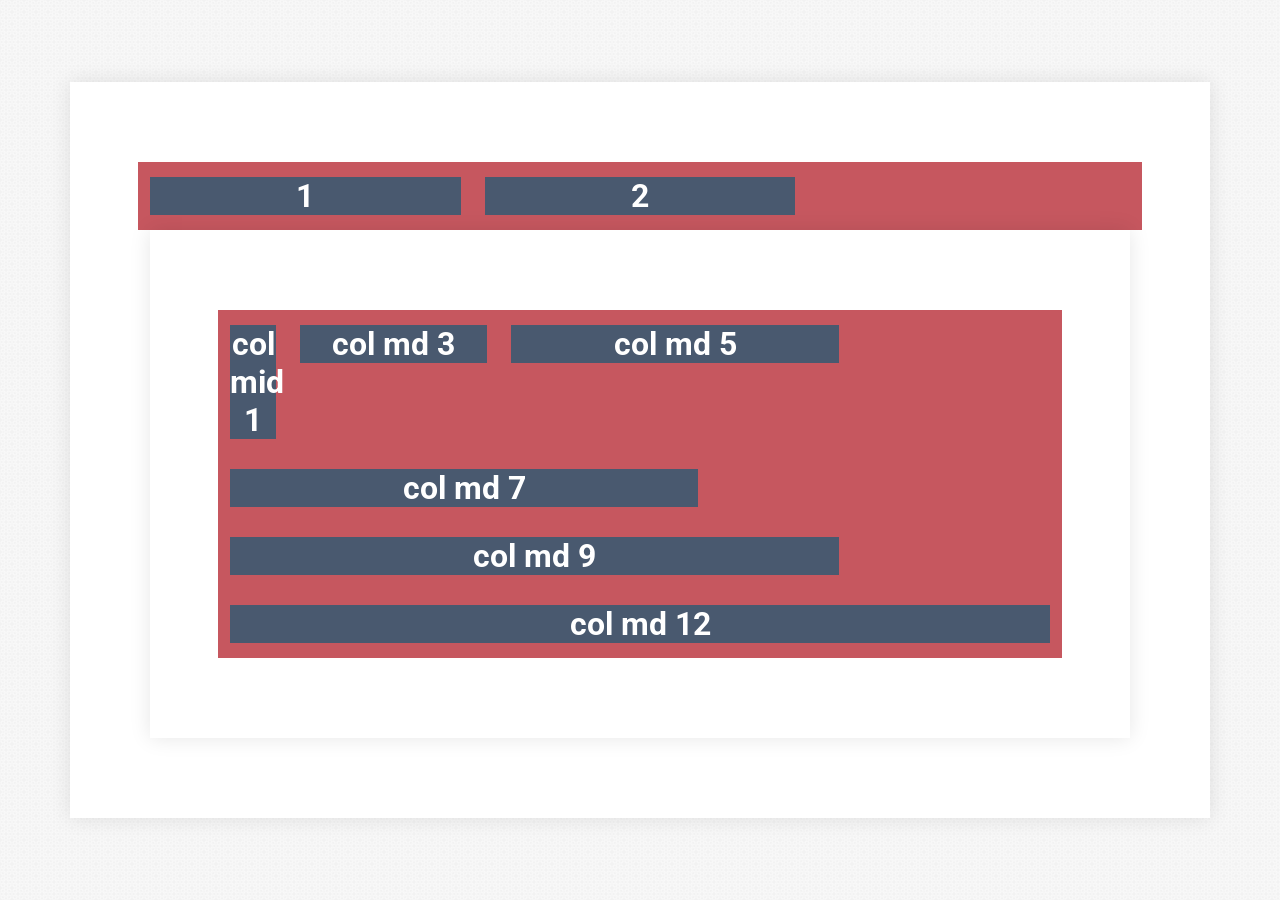
<file: Bootsrap Grid/01-Bootstrap Breakpoints/index.html>
<!DOCTYPE html>
<html lang="en">

<head>
    <meta charset="UTF-8">
    <meta name="viewport" content="width=device-width, initial-scale=1.0">
    <link rel="shortcut icon" type="image/png" href="img/myHeart.png">
    <link rel="stylesheet" href="bootstrap-grid.css">
    <link rel="stylesheet" href="style.css">
    <title>Bootstrap Breakpoints</title>
</head>

<body>

    <div class="container">
        <div class="row">
            <div class="col-md-4">
                <h1>1</h1>
            </div>
            <div class="col-md-4">
                <h1>2</h1>
            </div>
        </div>
        <div class="container">
            <div class="row">
                <div class="col-md-1">
                    <h1>col mid 1</h1>
                </div>
                <div class="col-md-3">
                    <h1>col md 3</h1>
                </div>
                <div class="col-md-5">
                    <h1>col md 5</h1>
                </div>
                <div class="col-md-7">
                    <h1>col md 7</h1>
                </div>
                <div class="col-md-9">
                    <h1>col md 9</h1>
                </div>
                <div class="col-md-12">
                    <h1>col md 12</h1>
                </div>
            </div>
        </div>
    </div>

</body>

</html>
</file>
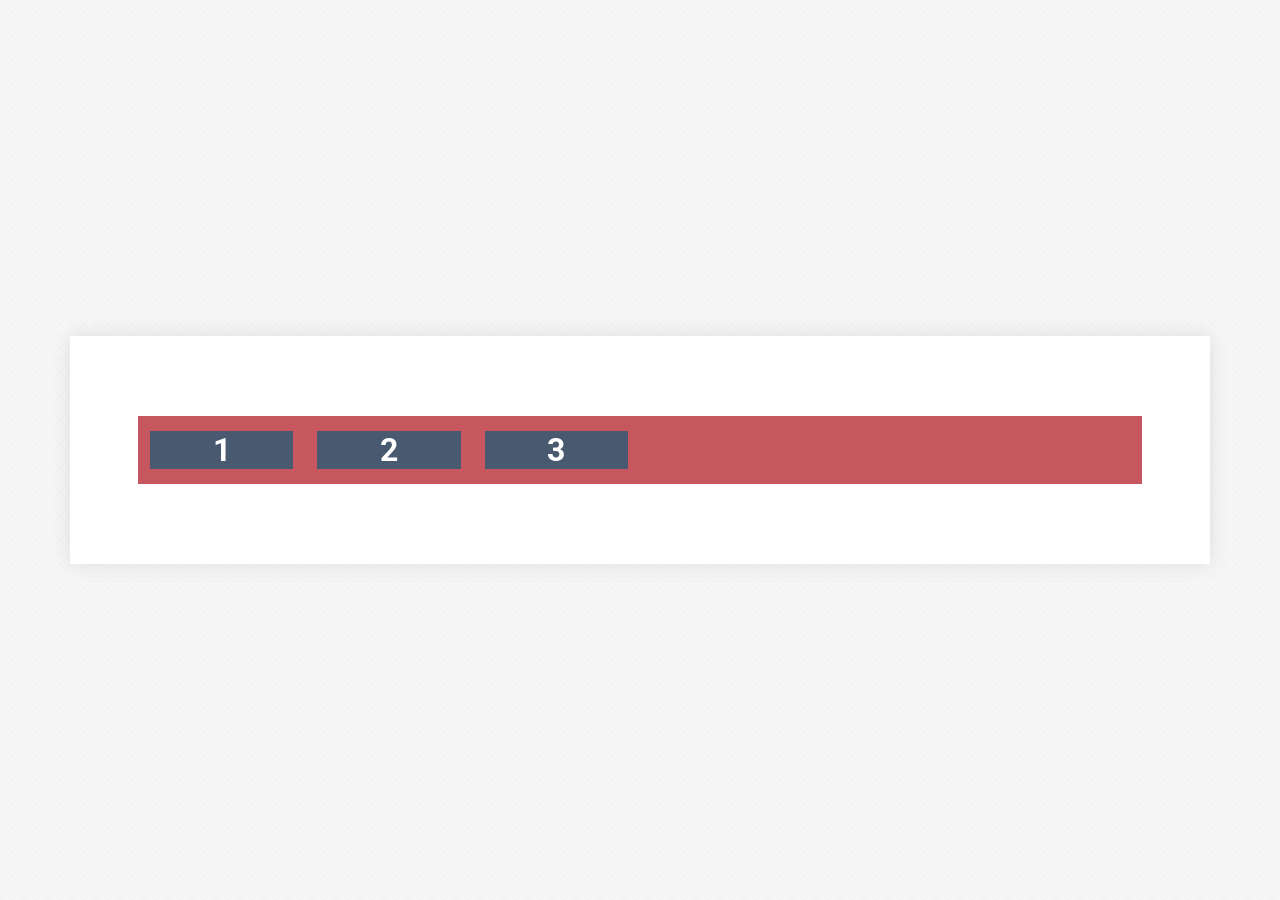
<file: Bootsrap Grid/02-Bootstrap Naming Convention/index.html>
<!DOCTYPE html>
<html lang="en">

<head>
    <meta charset="UTF-8">
    <meta name="viewport" content="width=device-width, initial-scale=1.0">
    <link rel="shortcut icon" type="image/png" href="img/myHeart.png">
    <link rel="stylesheet" href="bootstrap-grid.css">
    <link rel="stylesheet" href="style.css">
    <title>Bootstrap Naming Convention</title>
</head>

<body>

    <div class="container">
        <div class="row">
            <div class="col-sm-6 col-md-4 col-lg-3 col-xl-2 col-xxl-1">
                <h1>1</h1>
            </div>
            <div class="col-sm-6 col-md-4 col-lg-3 col-xl-2 col-xxl-1">
                <h1>2</h1>
            </div>
            <div class="col-sm-6 col-md-4 col-lg-3 col-xl-2 col-xxl-1">
                <h1>3</h1>
            </div>
        </div>
    </div>

</body>

</html>
</file>
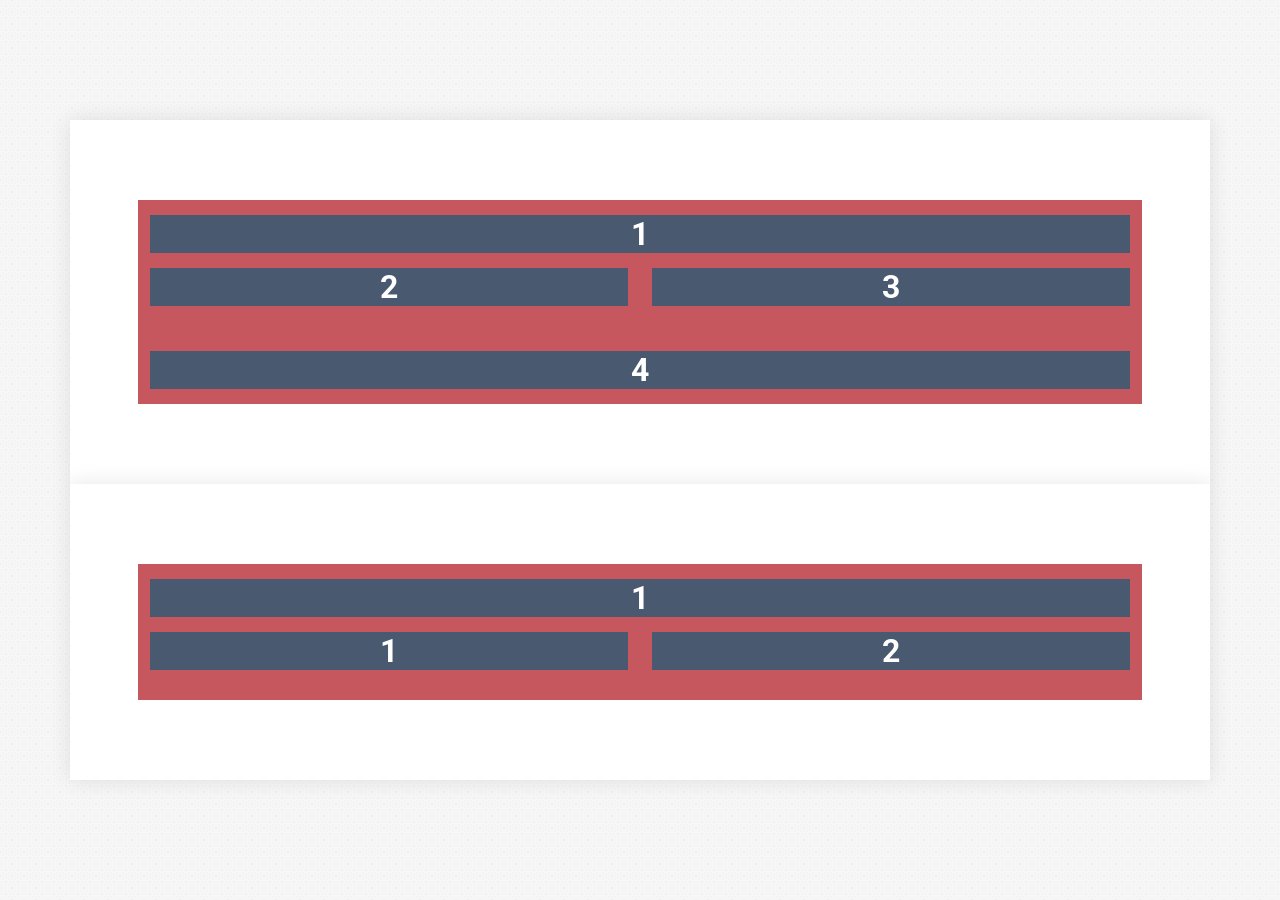
<file: Bootsrap Grid/03-Bootstrap Hierarchy/index.html>
<!DOCTYPE html>
<html lang="en">

<head>
    <meta charset="UTF-8">
    <meta name="viewport" content="width=device-width, initial-scale=1.0">
    <link rel="shortcut icon" type="image/png" href="img/myHeart.png">
    <link rel="stylesheet" href="bootstrap-grid.css">
    <link rel="stylesheet" href="style.css">
    <title>Bootstrap Hierarchy</title>
</head>

<body>

    <!-- 1. Container -->
    <div class="container">
        <!-- 2. Rows -->
        <div class="row">
            <!-- 3. Columns -->
            <div class="col">
                <h1>1</h1>
                <!-- Nested Row -->
                <div class="row">
                    <!-- Nested Columns -->
                    <div class="col-md-6">
                        <h1>2</h1>
                    </div>
                    <div class="col-md-6">
                        <h1>3</h1>
                    </div>
                </div>
            </div>
        </div>
        <!-- Rows -->
        <div class="row">
            <!-- Columns -->
            <div class="col">
                <h1>4</h1>
            </div>
        </div>
    </div>
<div class="container">
    <div class="row">
        <div class="col">
            <h1>1</h1>
            <div class="row">
                <div class="col-md-6">
                    <h1>1</h1>
                </div>
                <div class="col-md-6">
                    <h1>2</h1>
                </div>
            </div>
        </div>
    </div>
</div>
</body>

</html>
</file>
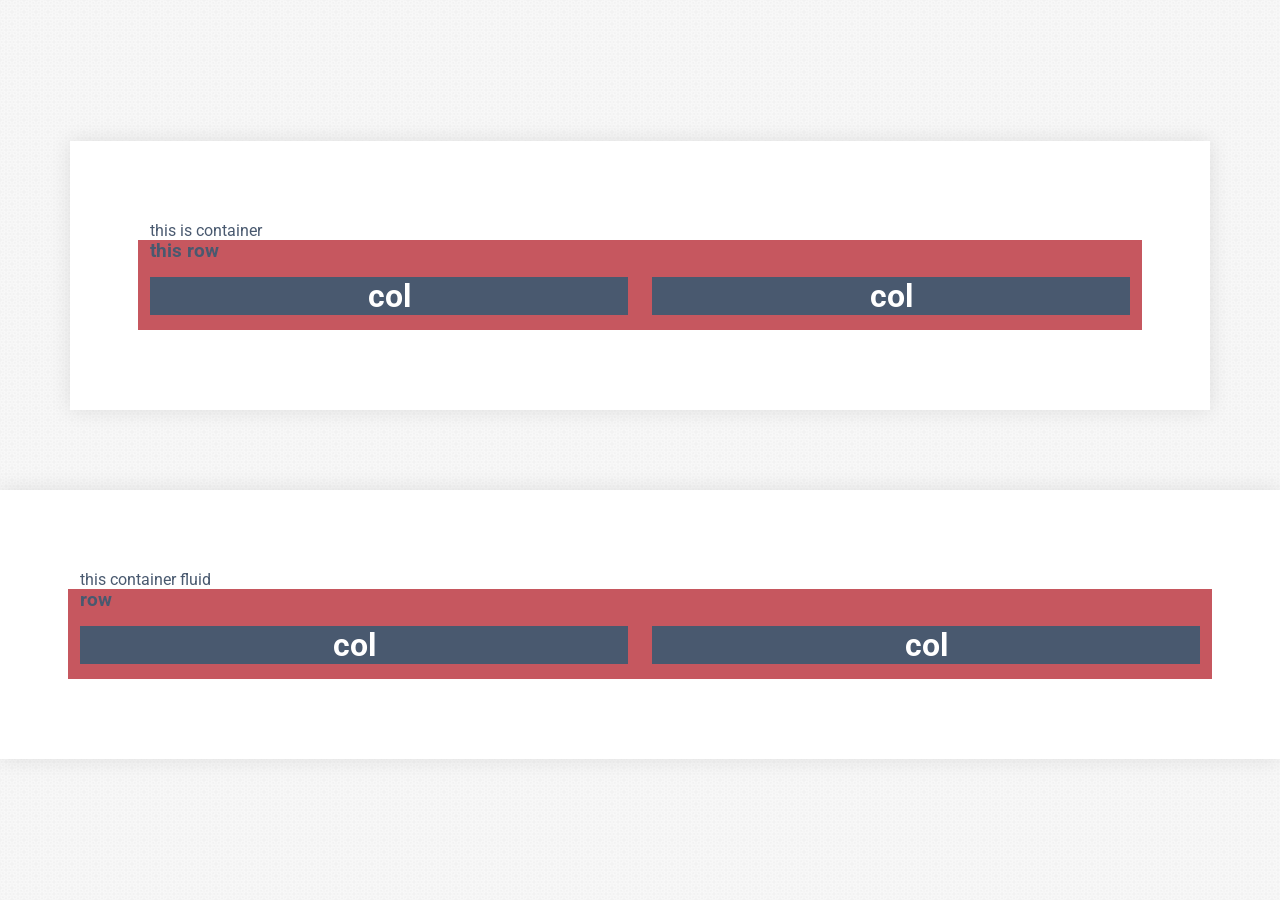
<file: Bootsrap Grid/04-Bootstrap Container/index.html>
<!DOCTYPE html>
<html lang="en">

<head>
    <meta charset="UTF-8">
    <meta name="viewport" content="width=device-width, initial-scale=1.0">
    <link rel="shortcut icon" type="image/png" href="img/myHeart.png">
    <link rel="stylesheet" href="bootstrap-grid.css">
    <link rel="stylesheet" href="style.css">
    <title>Bootstrap Container</title>
</head>

<body>
<div class="container">
    <p>this is container</p>
        <div class="row ">
            <h3>this row</h3>
            <div class="col">
                <h1>col</h1>
            </div>
            <div class="col">
                <h1>col</h1>
            </div>
        </div>
    </div>
<div class="container-fluid">
    <p>this container fluid</p>
    <div class="row">
        <h3>row</h3>
       <div class="col">
        <h1>col</h1>
       </div>
       <div class="col">
        <h1>col</h1>
       </div>
    </div>
</div>
</body>

</html>
</file>
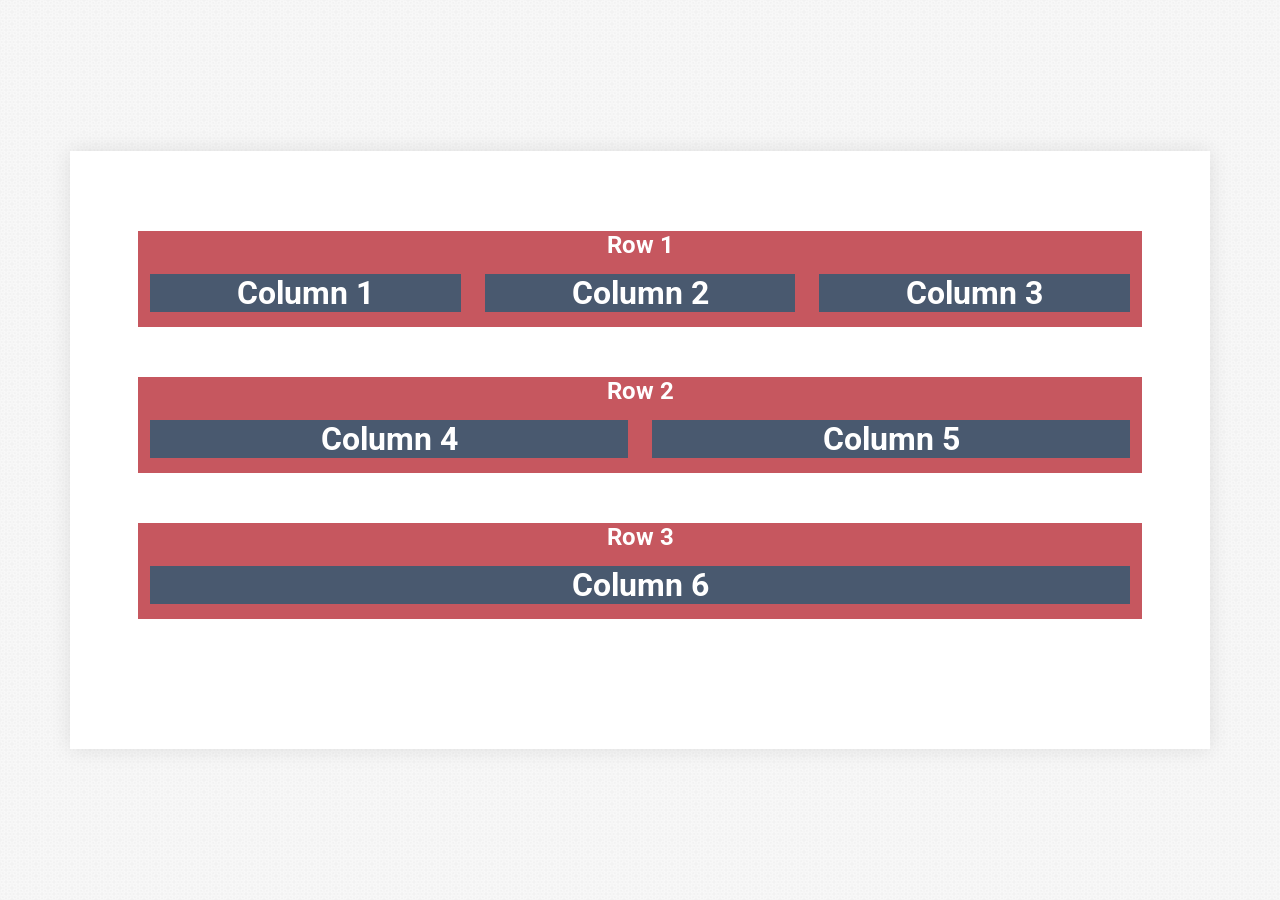
<file: Bootsrap Grid/05-Bootstrap Rows/index.html>
<!DOCTYPE html>
<html lang="en">

<head>
    <meta charset="UTF-8">
    <meta name="viewport" content="width=device-width, initial-scale=1.0">
    <link rel="shortcut icon" type="image/png" href="img/myHeart.png">
    <link rel="stylesheet" href="bootstrap-grid.css">
    <link rel="stylesheet" href="style.css">
    <title>Bootstrap Rows</title>
</head>

<body>

    <div class="container">
        <div class="row">
            <h2>Row 1</h2>
            <div class="col">
                <h1>Column 1</h1>
            </div>
            <div class="col">
                <h1>Column 2</h1>
            </div>
            <div class="col">
                <h1>Column 3</h1>
            </div>
        </div>
        <div class="row">
            <h2>Row 2</h2>
            <div class="col">
                <h1>Column 4</h1>
            </div>
            <div class="col">
                <h1>Column 5</h1>
            </div>
        </div>
        <div class="row">
            <h2>Row 3</h2>
            <div class="col">
                <h1>Column 6</h1>
            </div>
        </div>
    </div>

</body>

</html>
</file>
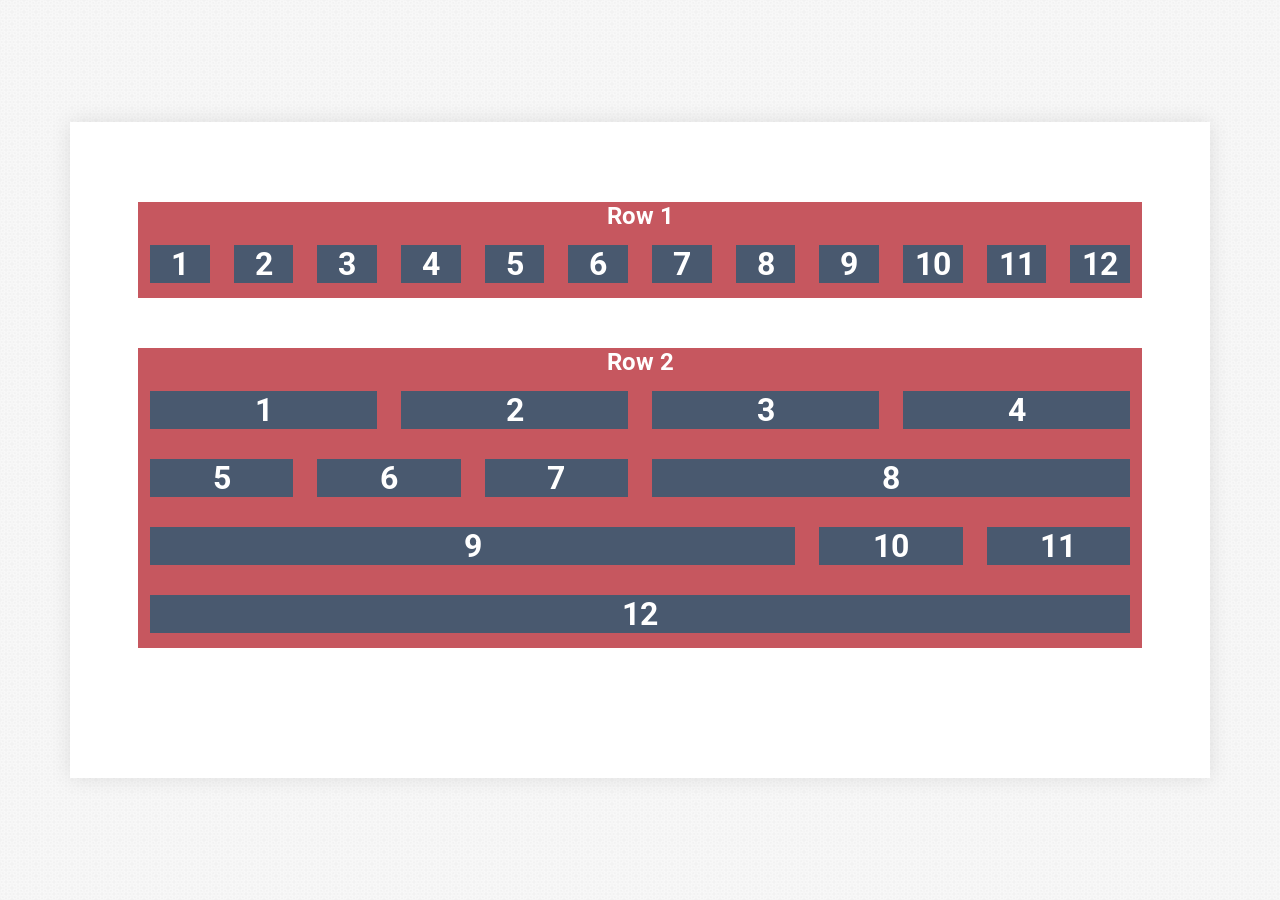
<file: Bootsrap Grid/06-Bootstrap Columns/index.html>
<!DOCTYPE html>
<html lang="en">

<head>
    <meta charset="UTF-8">
    <meta name="viewport" content="width=device-width, initial-scale=1.0">
    <link rel="shortcut icon" type="image/png" href="img/myHeart.png">
    <link rel="stylesheet" href="bootstrap-grid.css">
    <link rel="stylesheet" href="style.css">
    <title>Bootstrap Columns</title>
</head>

<body>

    <div class="container">
        <div class="row">
            <h2>Row 1</h2>
            <div class="col">
                <h1>1</h1>
            </div>
            <div class="col">
                <h1>2</h1>
            </div>
            <div class="col">
                <h1>3</h1>
            </div>
            <div class="col">
                <h1>4</h1>
            </div>
            <div class="col">
                <h1>5</h1>
            </div>
            <div class="col">
                <h1>6</h1>
            </div>
            <div class="col">
                <h1>7</h1>
            </div>
            <div class="col">
                <h1>8</h1>
            </div>
            <div class="col">
                <h1>9</h1>
            </div>
            <div class="col">
                <h1>10</h1>
            </div>
            <div class="col">
                <h1>11</h1>
            </div>
            <div class="col">
                <h1>12</h1>
            </div>
        </div>
        <div class="row">
            <h2>Row 2</h2>
            <div class="col-3">
                <h1>1</h1>
            </div>
            <div class="col-3">
                <h1>2</h1>
            </div>
            <div class="col-3">
                <h1>3</h1>
            </div>
            <div class="col-3">
                <h1>4</h1>
            </div>
            <div class="col-2">
                <h1>5</h1>
            </div>
            <div class="col-2">
                <h1>6</h1>
            </div>
            <div class="col-2">
                <h1>7</h1>
            </div>
            <div class="col-6">
                <h1>8</h1>
            </div>
            <div class="col-8">
                <h1>9</h1>
            </div>
            <div class="col-2">
                <h1>10</h1>
            </div>
            <div class="col-2">
                <h1>11</h1>
            </div>
            <div class="col-12">
                <h1>12</h1>
            </div>
        </div>
    </div>

</body>

</html>
</file>
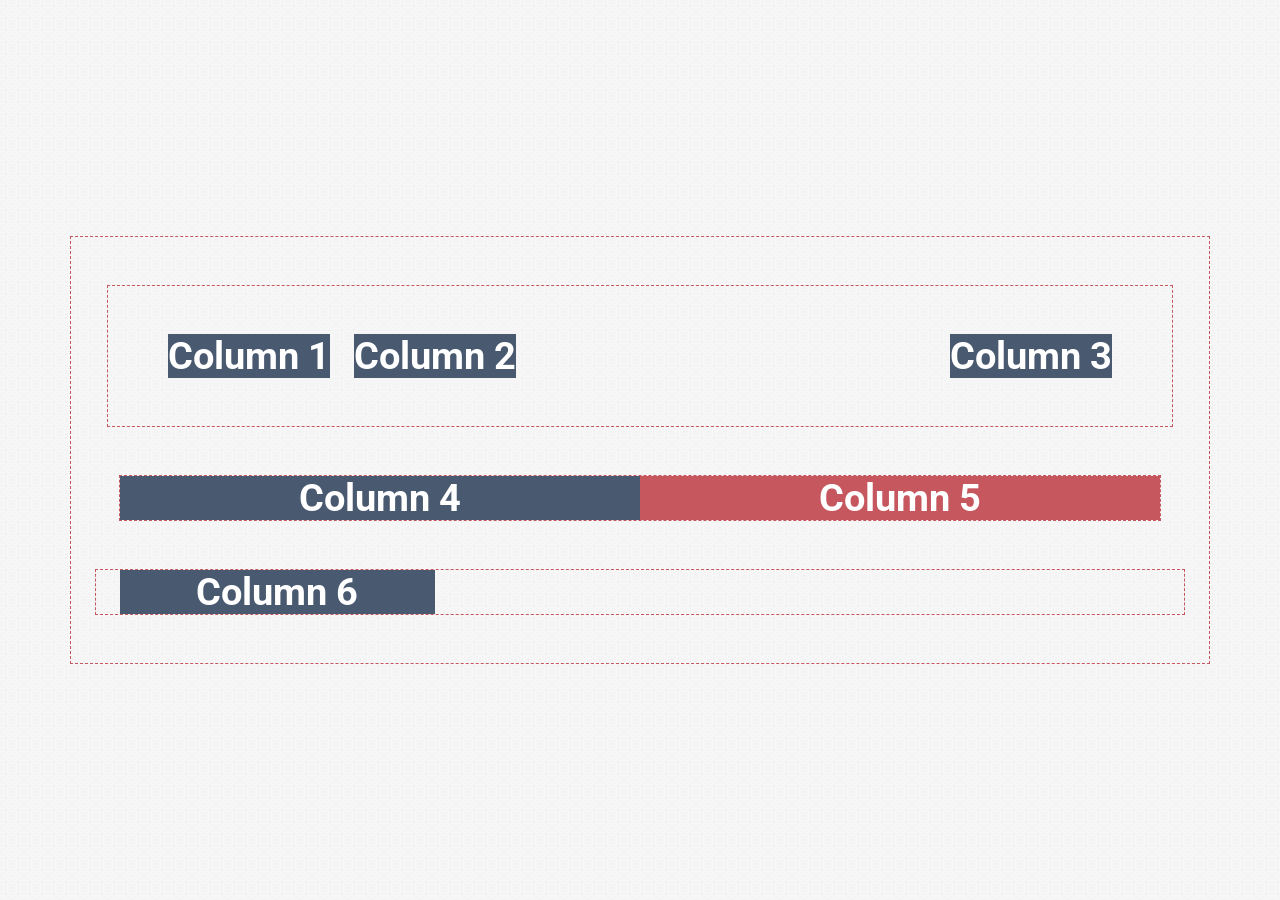
<file: Bootsrap Grid/07-Bootstrap Gutter and Spacing/index.html>
<!DOCTYPE html>
<html lang="en">

<head>
    <meta charset="UTF-8">
    <meta name="viewport" content="width=device-width, initial-scale=1.0">
    <link rel="shortcut icon" type="image/png" href="img/myHeart.png">
    <link rel="stylesheet" href="bootstrap-grid.css">
    <link rel="stylesheet" href="style.css">
    <style>
        html {
            font-size: 16px;
        }
    </style>
    <title>Bootstrap Gutter and Spacing</title>
</head>

<body>

    <div class="container p-5">
        <div class="row p-5 mb-5">
            <div class="col-md-auto mt-5 mt-md-0">
                <h1>Column 1</h1>
            </div>
            <div class="col-md-auto mt-5 mt-md-0">
                <h1>Column 2</h1>
            </div>
            <div class="col-md-auto mt-5 mt-md-0 ml-auto">
                <h1>Column 3</h1>
            </div>
        </div>
        <div class="row g-0 g-xxl-5 mt-xxl-5">
            <div class="col">
                <h1>Column 4</h1>
            </div>
            <div class="col">
                <h2>Column 5</h2>
            </div>
        </div>
        <div class="row mt-5 gx-5">
            <div class="col-md-4">
                <h1>Column 6</h1>
            </div>
        </div>
    </div>

</body>

</html>
</file>
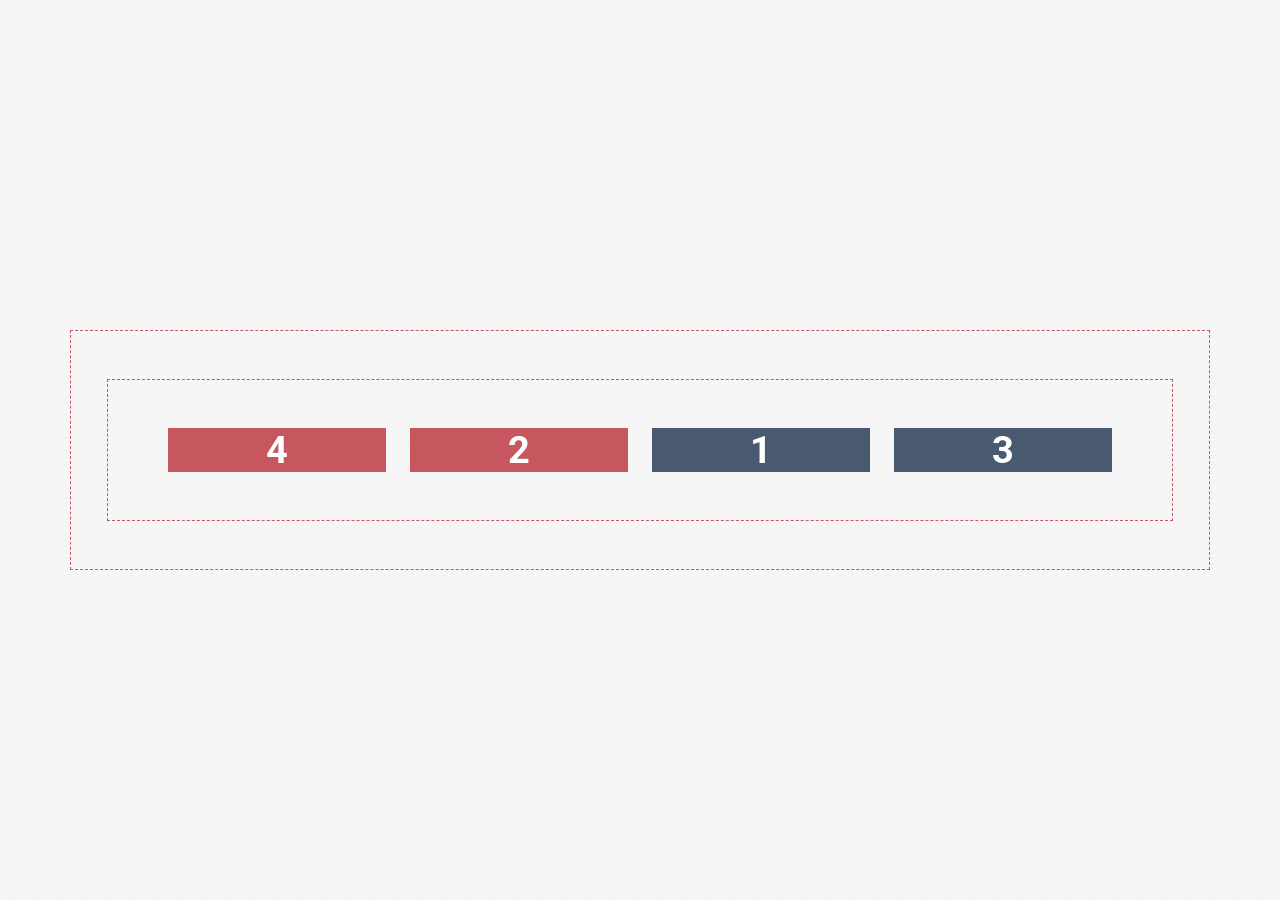
<file: Bootsrap Grid/08-Bootstrap Order/index.html>
<!DOCTYPE html>
<html lang="en">

<head>
    <meta charset="UTF-8">
    <meta name="viewport" content="width=device-width, initial-scale=1.0">
    <link rel="shortcut icon" type="image/png" href="img/myHeart.png">
    <link rel="stylesheet" href="bootstrap-grid.css">
    <link rel="stylesheet" href="style.css">
    <title>Bootstrap Order</title>
</head>

<body>

    <div class="container p-5">
        <div class="row p-5">
            <div class="col-lg-3 order-first order-lg-last">
                <h1>1</h1>
            </div>
            <div class="col-lg-3 order-4">
                <h2>2</h2>
            </div>
            <div class="col-lg-3 order-last">
                <h1>3</h1>
            </div>
            <div class="col-lg-3 order-last order-lg-first">
                <h2>4</h2>
            </div>
        </div>
    </div>

</body>

</html>
</file>
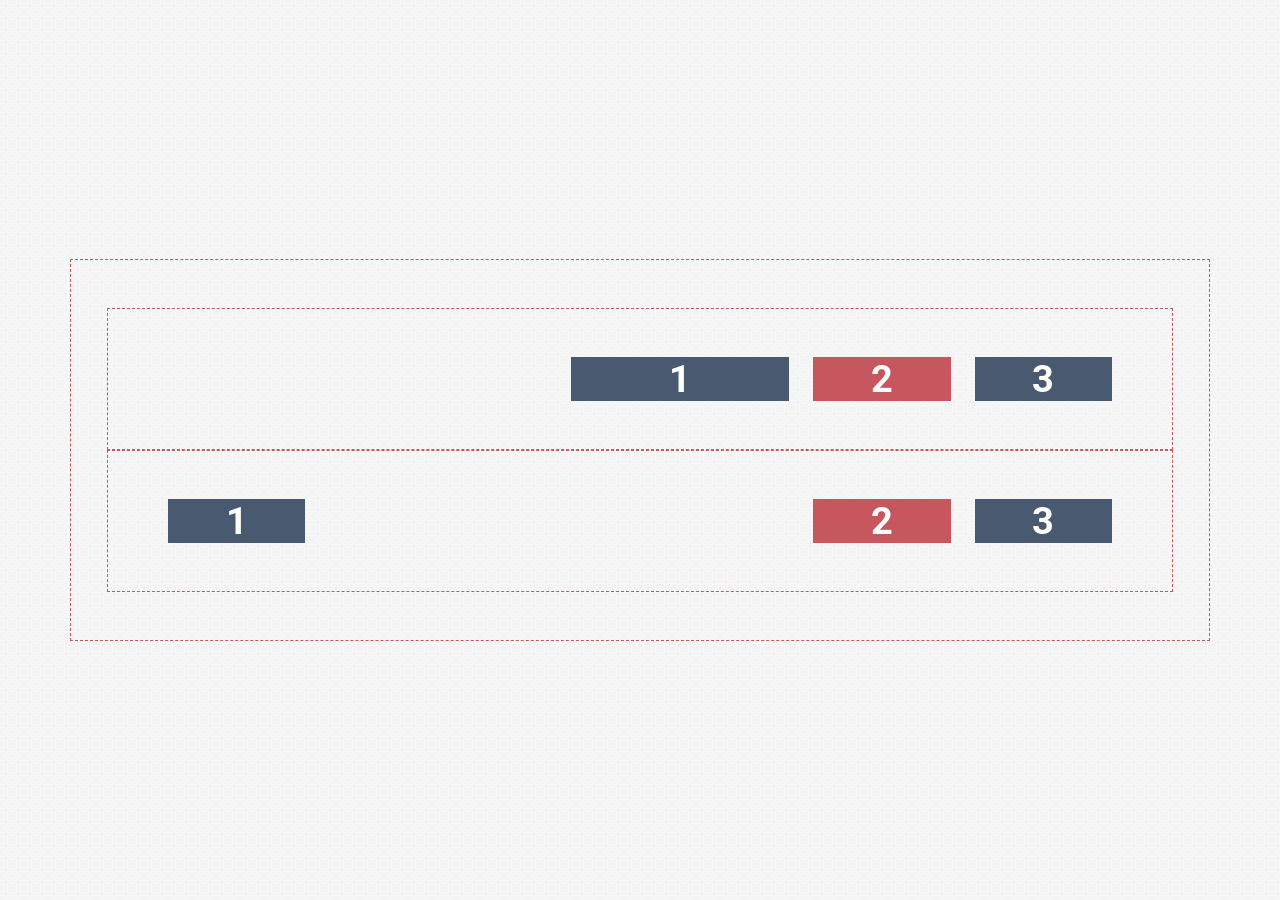
<file: Bootsrap Grid/09-Bootstrap Offset/index.html>
<!DOCTYPE html>
<html lang="en">

<head>
    <meta charset="UTF-8">
    <meta name="viewport" content="width=device-width, initial-scale=1.0">
    <link rel="shortcut icon" type="image/png" href="img/myHeart.png">
    <link rel="stylesheet" href="bootstrap-grid.css">
    <link rel="stylesheet" href="style.css">
    <title>Bootstrap Offset</title>
</head>

<body>

    <div class="container p-5">
        <div class="row p-5">
            <div class="col-md-3 offset-0 offset-md-5 offset-xxl-0">
                <h1>1</h1>
            </div>
            <div class="col-md-2">
                <h2>2</h2>
            </div>
            <div class="col-md-2">
                <h1>3</h1>
            </div>
        </div>
        <div class="row p-5">
            <div class="col-md-2">
                <h1>1</h1>
            </div>
            <div class="col-md-2 offset-0 offset-md-6 offset-xxl-0">
                <h2>2</h2>
            </div>
            <div class="col-md-2">
                <h1>3</h1>
            </div>
        </div>
    </div>

</body>

</html>
</file>
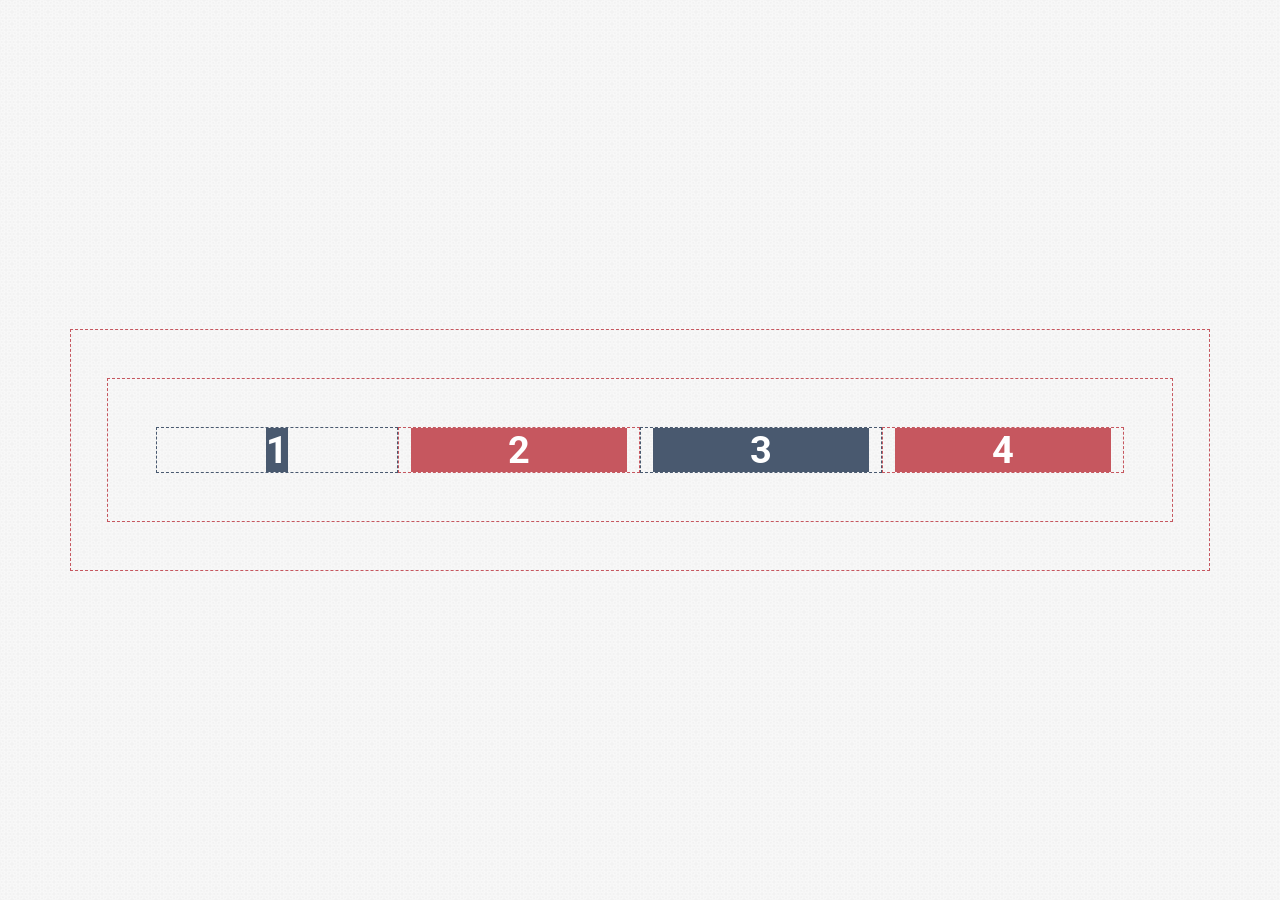
<file: Bootsrap Grid/10-Bootstrap Display/index.html>
<!DOCTYPE html>
<html lang="en">

<head>
    <meta charset="UTF-8">
    <meta name="viewport" content="width=device-width, initial-scale=1.0">
    <link rel="shortcut icon" type="image/png" href="img/myHeart.png">
    <link rel="stylesheet" href="bootstrap-grid.css">
    <link rel="stylesheet" href="style.css">
    <title>Bootstrap Display</title>
</head>

<body>

    <div class="container p-5">
        <div class="row p-5">
            <div class="col-lg-3 d-flex justify-content-center">
                <h1>1</h1>
            </div>
            <div class="col-lg-3 d-none d-md-block">
                <h2 class="d-xxl-inline-block">2</h2>
            </div>
            <div class="col-lg-3">
                <h1 class="d-block d-xxl-inline offset-xxl-11">3</h1>
            </div>
            <div class="col-lg-3 d-none d-md-block d-xxl-none">
                <h2>4</h2>
            </div>
        </div>
    </div>

</body>

</html>
</file>
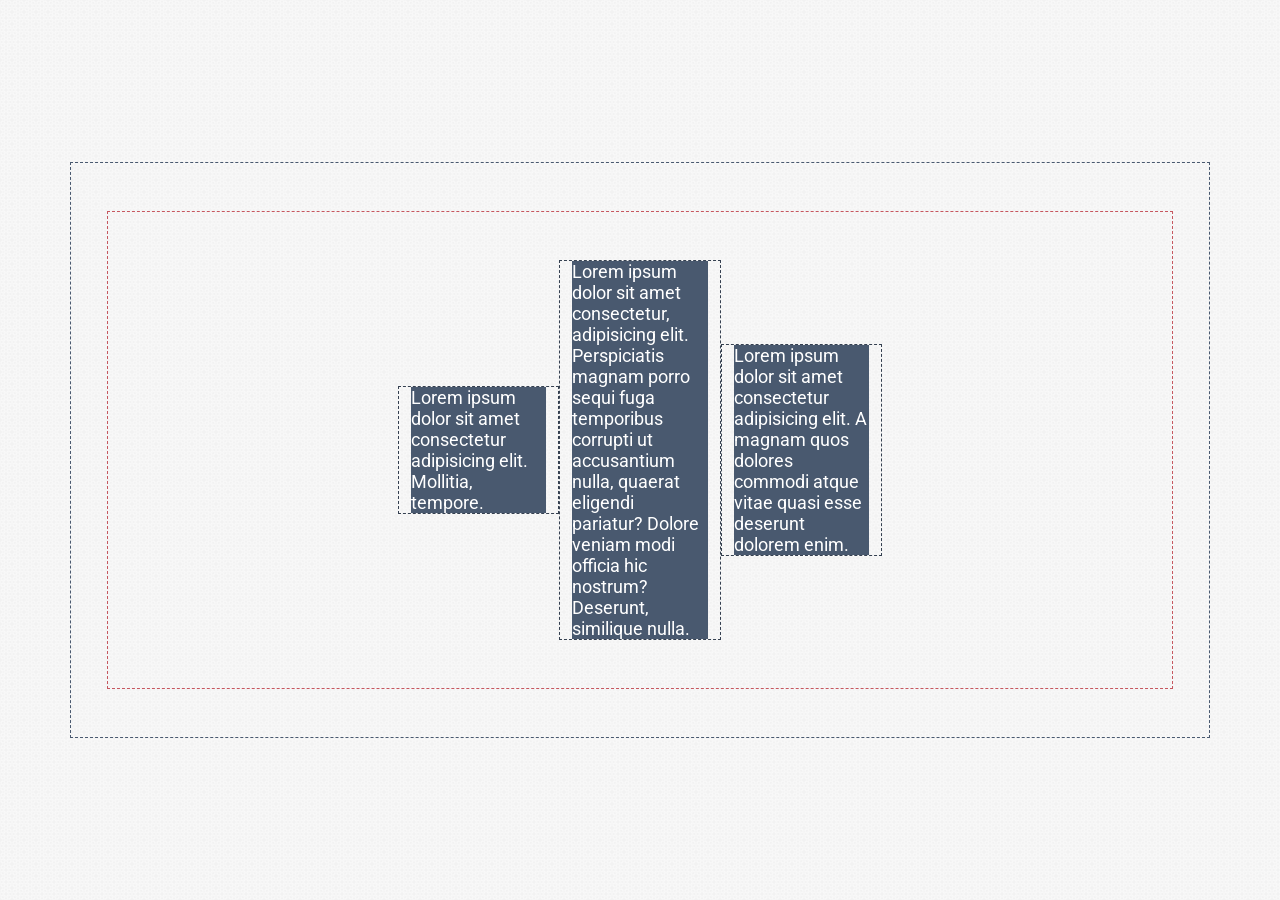
<file: Bootsrap Grid/11-Bootstrap Alignment/index.html>
<!DOCTYPE html>
<html lang="en">

<head>
    <meta charset="UTF-8">
    <meta name="viewport" content="width=device-width, initial-scale=1.0">
    <link rel="shortcut icon" type="image/png" href="img/myHeart.png">
    <link rel="stylesheet" href="bootstrap-grid.css">
    <link rel="stylesheet" href="style.css">
    <title>Bootstrap Alignment</title>
</head>

<body>

    <div class="container p-5">
        <div class="row p-5 justify-content-center justify-content-xxl-between align-items-center">
            <div class="col-lg-2 align-self-xxl-end">
                <h1>Lorem ipsum dolor sit amet consectetur adipisicing elit. Mollitia, tempore.</h1>
            </div>
            <div class="col-lg-2">
                <h1>Lorem ipsum dolor sit amet consectetur, adipisicing elit. Perspiciatis magnam porro sequi fuga temporibus corrupti ut accusantium nulla, quaerat eligendi pariatur? Dolore veniam modi officia hic nostrum? Deserunt, similique nulla.</h1>
            </div>
            <div class="col-lg-2 align-self-xxl-start">
                <h1>Lorem ipsum dolor sit amet consectetur adipisicing elit. A magnam quos dolores commodi atque vitae quasi esse deserunt dolorem enim.</h1>
            </div>
        </div>
    </div>

</body>

</html>
</file>
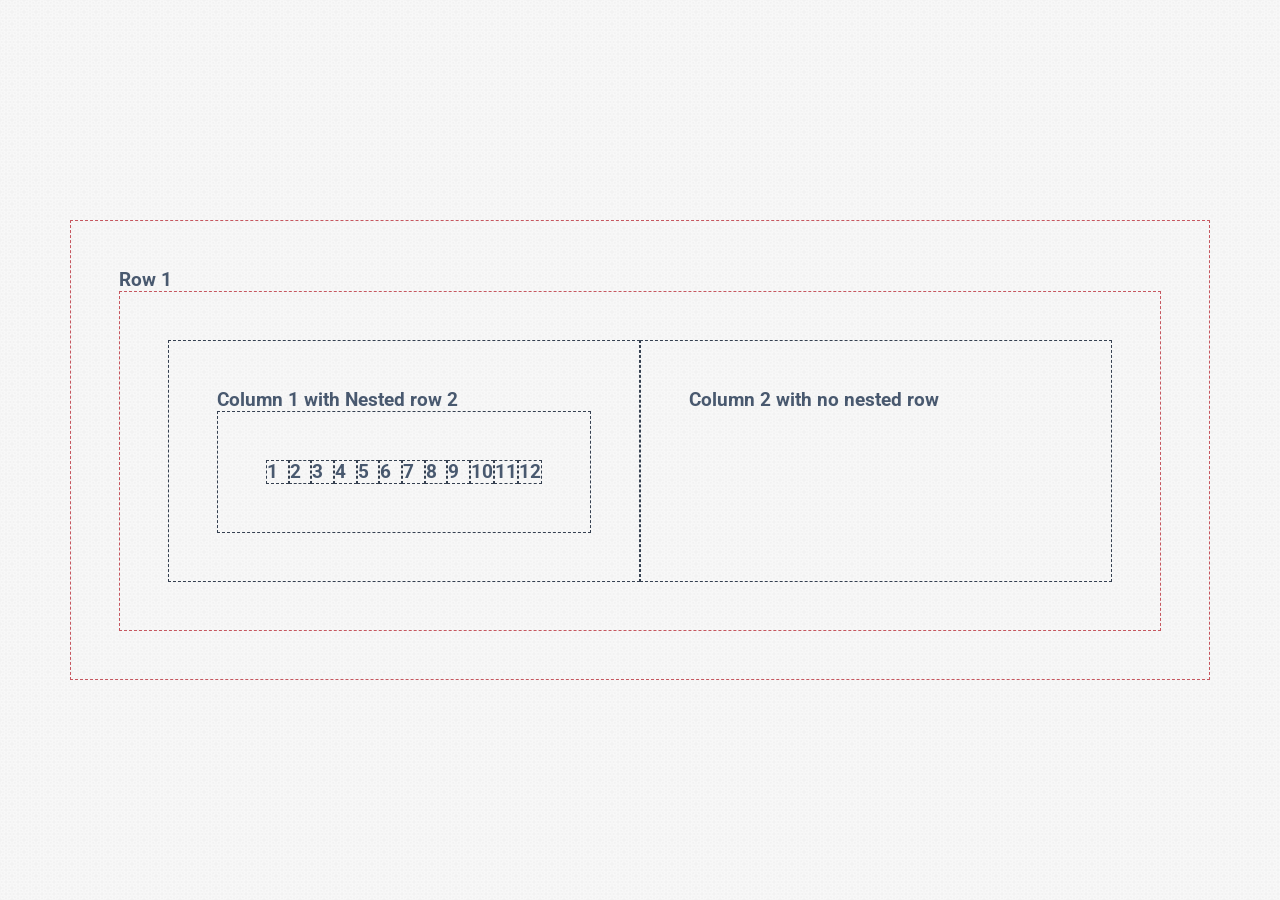
<file: Bootsrap Grid/12-Bootstrap Nested Columns/index.html>
<!DOCTYPE html>
<html lang="en">

<head>
    <meta charset="UTF-8">
    <meta name="viewport" content="width=device-width, initial-scale=1.0">
    <link rel="shortcut icon" type="image/png" href="img/myHeart.png">
    <link rel="stylesheet" href="bootstrap-grid.css">
    <link rel="stylesheet" href="style.css">
    <title>Bootstrap Nested</title>
</head>

<body>

    <div class="container p-5">
        <h3>Row 1</h3>
        <div class="row p-5 g-0">
            <div class="col p-5">
                <h3>Column 1 with Nested row 2</h3>
                <div class="row p-5 g-0">
                    <div class="col">
                        <h3>1</h3>
                    </div>
                    <div class="col">
                        <h3>2</h3>
                    </div>
                    <div class="col">
                        <h3>3</h3>
                    </div>
                    <div class="col">
                        <h3>4</h3>
                    </div>
                    <div class="col">
                        <h3>5</h3>
                    </div>
                    <div class="col">
                        <h3>6</h3>
                    </div>
                    <div class="col">
                        <h3>7</h3>
                    </div>
                    <div class="col">
                        <h3>8</h3>
                    </div>
                    <div class="col">
                        <h3>9</h3>
                    </div>
                    <div class="col">
                        <h3>10</h3>
                    </div>
                    <div class="col">
                        <h3>11</h3>
                    </div>
                    <div class="col">
                        <h3>12</h3>
                    </div>
                </div>
            </div>
            <div class="col p-5">
                <h3>Column 2 with no nested row</h3>
            </div>
        </div>
    </div>


</body>

</html>
</file>
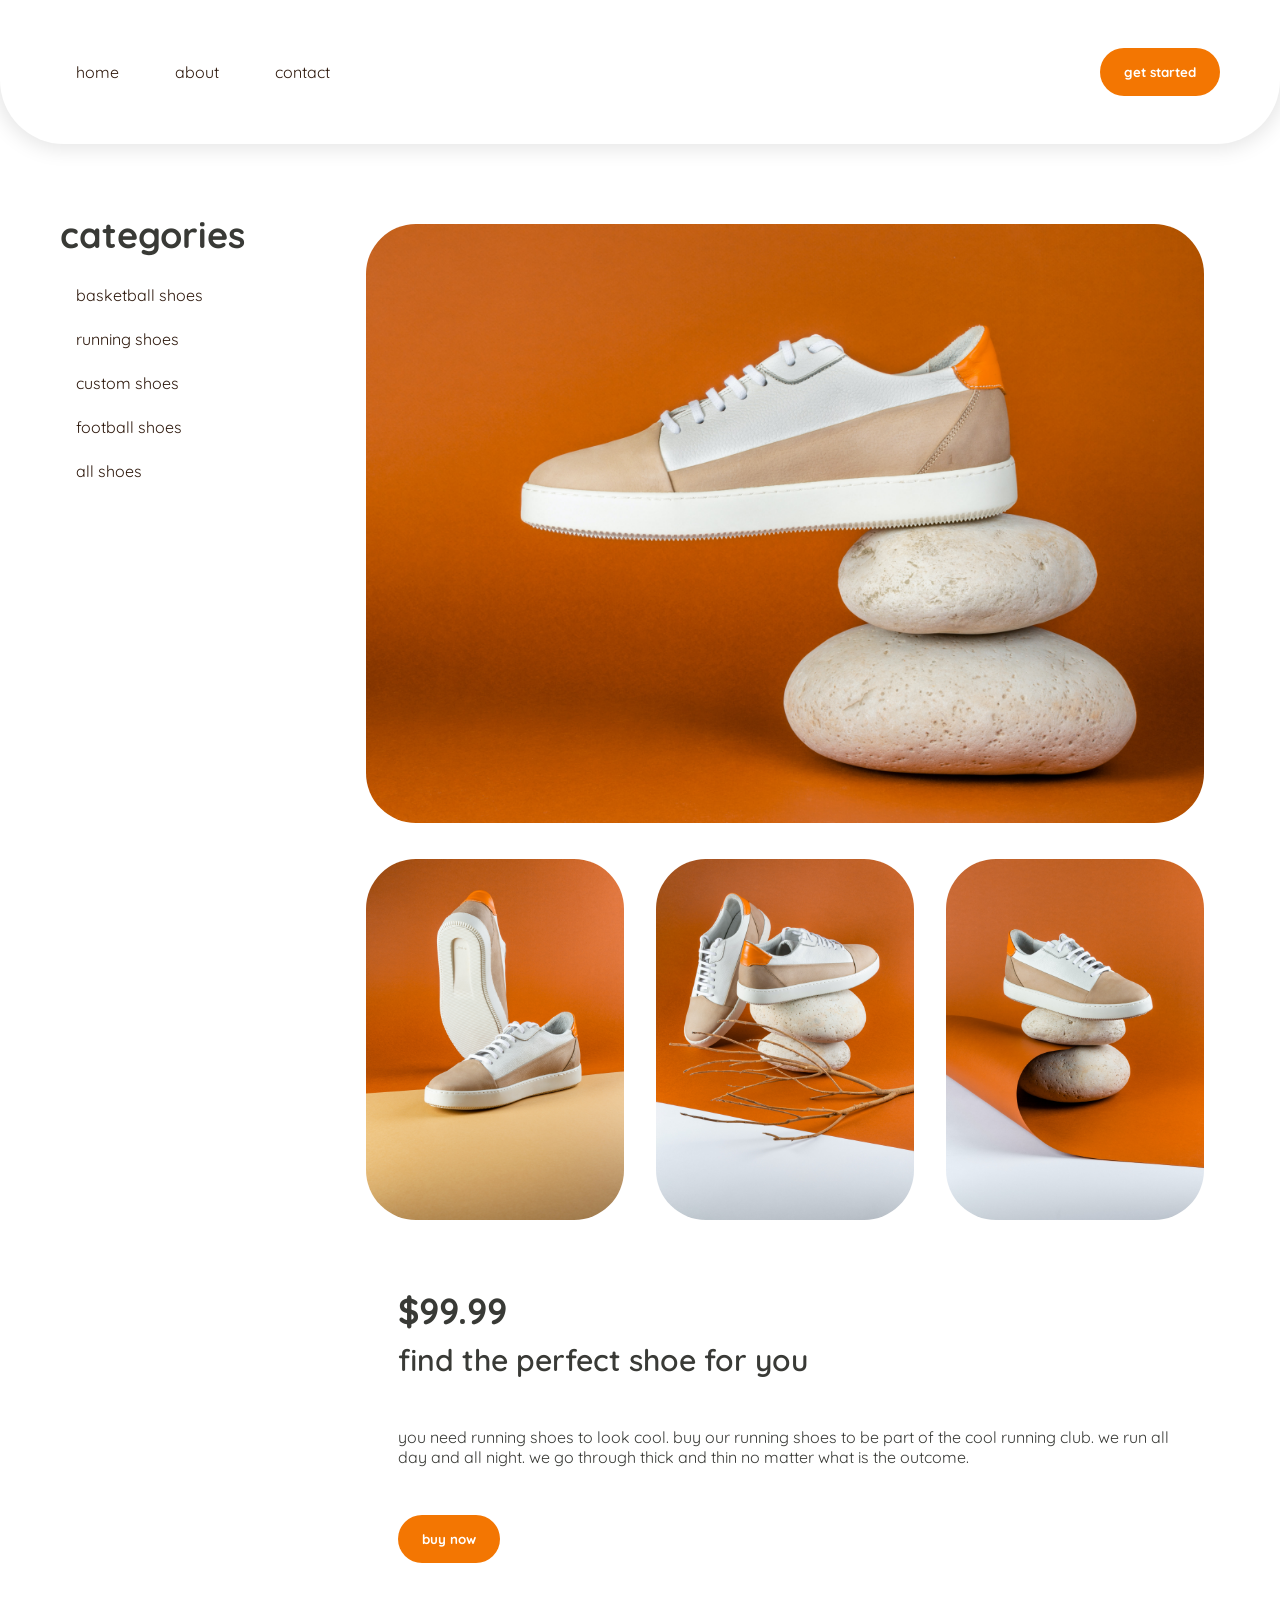
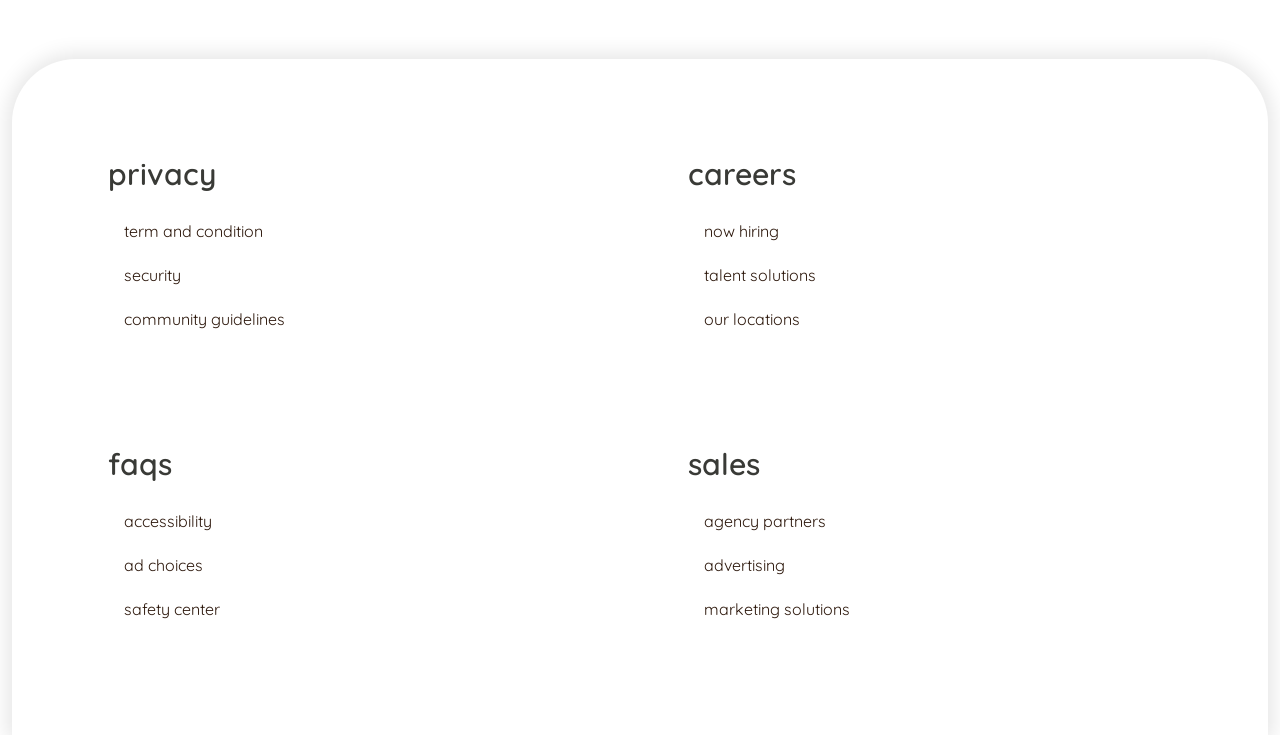
<file: Bootsrap Grid/13-Bootstrap Responsive Project/index.html>
<!DOCTYPE html>
<html lang="en">

<head>
    <meta charset="UTF-8">
    <meta name="viewport" content="width=device-width, initial-scale=1.0">
    <link rel="shortcut icon" type="image/png" href="img/myHeart.png">
    <link rel="stylesheet" href="style.css">
    <title>Bootstrap E-Commerce Project</title>
</head>

<body>

    <div class="container-fluid">
        <div id="navigation"class="row p-5">
            <div class="col-sm-6 d-flex flex-column align-items-center flex-sm-row">
                <a href="#" class="mb-5 mb-sm-0 mr-sm-4">Home</a>
                <a href="#" class="mb-5 mb-sm-0 mr-sm-4">About</a>
                <a href="#" class="mb-5 mb-sm-0 mr-sm-4">Contact</a>
            </div>
            <div class="col-12 col-sm-auto ml-sm-auto">
                <button>get started</button>
            </div>
        </div>
        <div id="main-content"class="row p-0 p-md-5 g-md-0">
            <div id="sidebar" class="col-lg-2 d-none d-lg-flex flex-lg-column align-items-lg-start">
                <h1 class="mb-4">categories</h1>
                <a href="" class="mb-3">basketball shoes</a>
                <a href="" class="mb-3">running shoes</a>
                <a href="" class="mb-3">custom shoes</a>
                <a href="" class="mb-3">football shoes</a>
                <a href="" class="mb-3">all shoes</a>
            </div>
            <div id="content" class="col-lg-9 offset-lg-3">
                <div class="row g-0">
                    <div class="col-12 p-3">
                        <img src="img/img1.jpg" alt="image of shoes">
                    </div>
                    <div class="col-lg-4 p-3">
                        <img src="img/img2.jpg" alt="image of shoes">
                    </div>
                    <div class="col-lg-4 p-3">
                        <img src="img/img3.jpg" alt="image of shoes">
                    </div>
                    <div class="col-lg-4 p-3">
                        <img src="img/img4.jpg" alt="image of shoes">
                    </div>
                    <div class="col-12">
                         <div class="p-5">
                            <h1 class="mb-2">$99.99</h1>
                            <h2 class="mb-5">find the perfect shoe for you</h2>
                            <p class="mb-5"> you need running shoes to look cool. Buy our running shoes to be part of the cool running club. We run all day and all night. We go through thick and thin no matter what is the outcome.</p>
                            <button class="mt-auto">buy now</button>
                        </div>
                    </div>
                </div>
            </div>
        </div>
        <div id="footer" class="row p-0 p-md-5 g-md-0">
            <div class="col-lg-6 col-xxl-3 mb-md-0">
                <div class="card p-5 d-flex flex-column align-items-start">
                    <h2 class="mb-4">privacy</h2>
                    <a href="#" class="mb-3">Term and condition</a>
                    <a href="#" class="mb-3">security</a>
                    <a href="#" class="mb-3">Community guidelines</a>
                </div>
            </div>
            <div class="col-lg-6 col-xxl-3  mb-md-0">
                <div class="card p-5 d-flex flex-column align-items-start">
                        <h2 class="mb-4">careers</h2>
                        <a href="#" class="mb-3">now hiring</a>
                        <a href="#" class="mb-3">talent solutions</a>
                        <a href="#" class="mb-3">our locations</a>
                    </div>
            </div>
            <div class="col-lg-6 col-xxl-3 mb-md-0">
                <div class="card p-5 d-flex flex-column align-items-start">
                        <h2 class="mb-4">faqs</h2>
                        <a href="#" class="mb-3">accessibility</a>
                        <a href="#" class="mb-3">ad choices</a>
                        <a href="#" class="mb-3">safety center</a>

                </div>
            </div>
            <div class="col-lg-6 col-xxl-3 mb-md-0">
                <div class="card p-5 d-flex flex-column align-items-start">
                        <h2 class="mb-4">sales</h2>
                        <a href="#" class="mb-3">agency partners</a>
                        <a href="#" class="mb-3">advertising</a>
                        <a href="#" class="mb-3">Marketing solutions</a>
                    </div>
                </div>
            </div>
        </div>


</body>

</html>
</file>
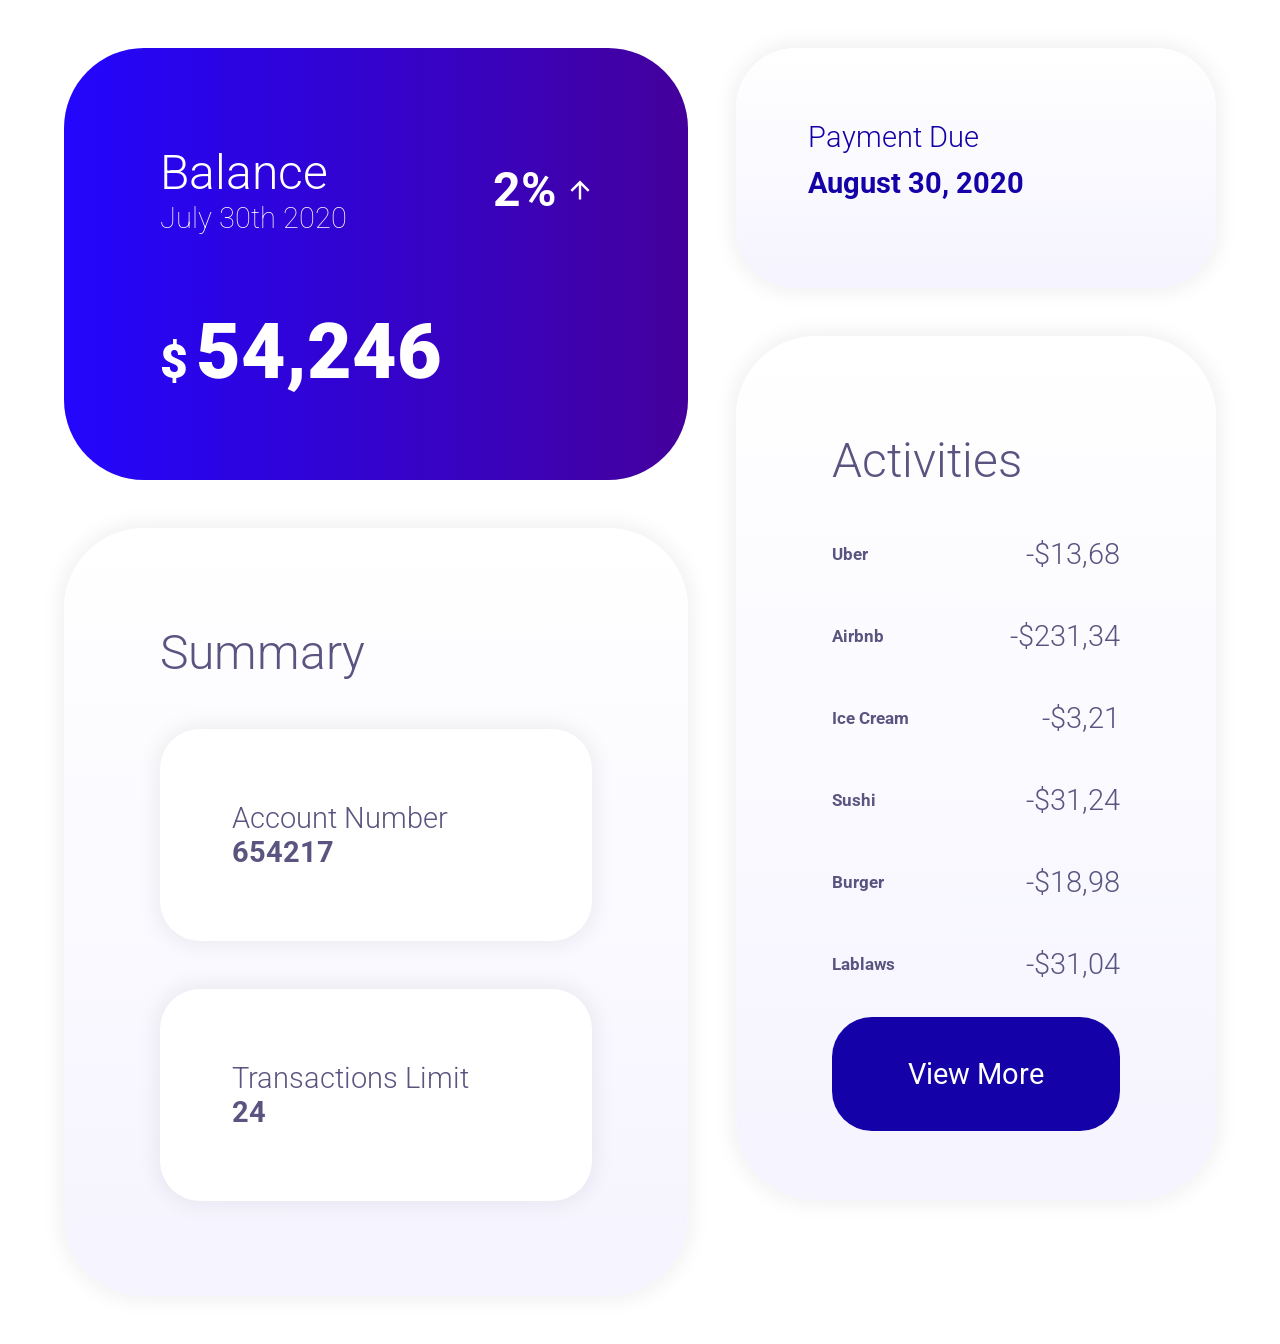
<file: Photoshop to CSS/Coding File/index.html>
<!DOCTYPE html>
<html lang="en">

<head>
    <meta charset="UTF-8">
    <meta name="viewport" content="width=device-width, initial-scale=1.0">
    <link rel="shortcut icon" type="image/png" href="img/myHeart.png">
    <link rel="stylesheet" href="style.css">
    <title>Photoshop Web Development</title>
</head>

<body>
    <div class="wrapper">
        <div class="balance">
            <header>
                <div class="date">
                    <h1>Balance</h1>
                    <h2>July 30th 2020</h2>
                </div>
                <div class="percentage">
                    <h1>2%
                        <svg style="width:24px;height:24px" viewBox="0 0 24 24">
                            <path fill="#000000"
                                d="M13,20H11V8L5.5,13.5L4.08,12.08L12,4.16L19.92,12.08L18.5,13.5L13,8V20Z" />
                        </svg>
                    </h1>
                </div>
            </header>
            <footer>
                <h1>
                    <span>$</span>
                    <span>54,246</span>
                </h1>
            </footer>
        </div>
        <div class="payment-due">
            <h1>Payment Due</h1>
            <h1>August 30, 2020</h1>
        </div>
        <div class="activities">
            <header>
                <h1>Activities</h1>
            </header>
            <main>
                <ul>
                    <li>
                        <span>Uber</span>
                        <span>-$13,68</span>
                    </li>
                    <li>
                        <span>Airbnb</span>
                        <span>-$231,34</span>
                    </li>
                    <li>
                        <span>Ice Cream</span>
                        <span>-$3,21</span>
                    </li>
                    <li>
                        <span>Sushi</span>
                        <span>-$31,24</span>
                    </li>
                    <li>
                        <span>Burger</span>
                        <span>-$18,98</span>
                    </li>
                    <li>
                        <span>Lablaws</span>
                        <span>-$31,04</span>
                    </li>
                </ul>
            </main>
            <footer>
                <button>View More</button>
            </footer>
        </div>
        <div class="summary">
            <header>
                <h1>Summary</h1>
            </header>
            <main>
                <div class="account-number">
                    <h1>Account Number</h1>
                    <h1>654217</h1>
                </div>
                <div class="transactions-limit">
                    <h1>Transactions Limit</h1>
                    <h1>24</h1>
                </div>
            </main>
        </div>
    </div>

</body>

</html>
</file>
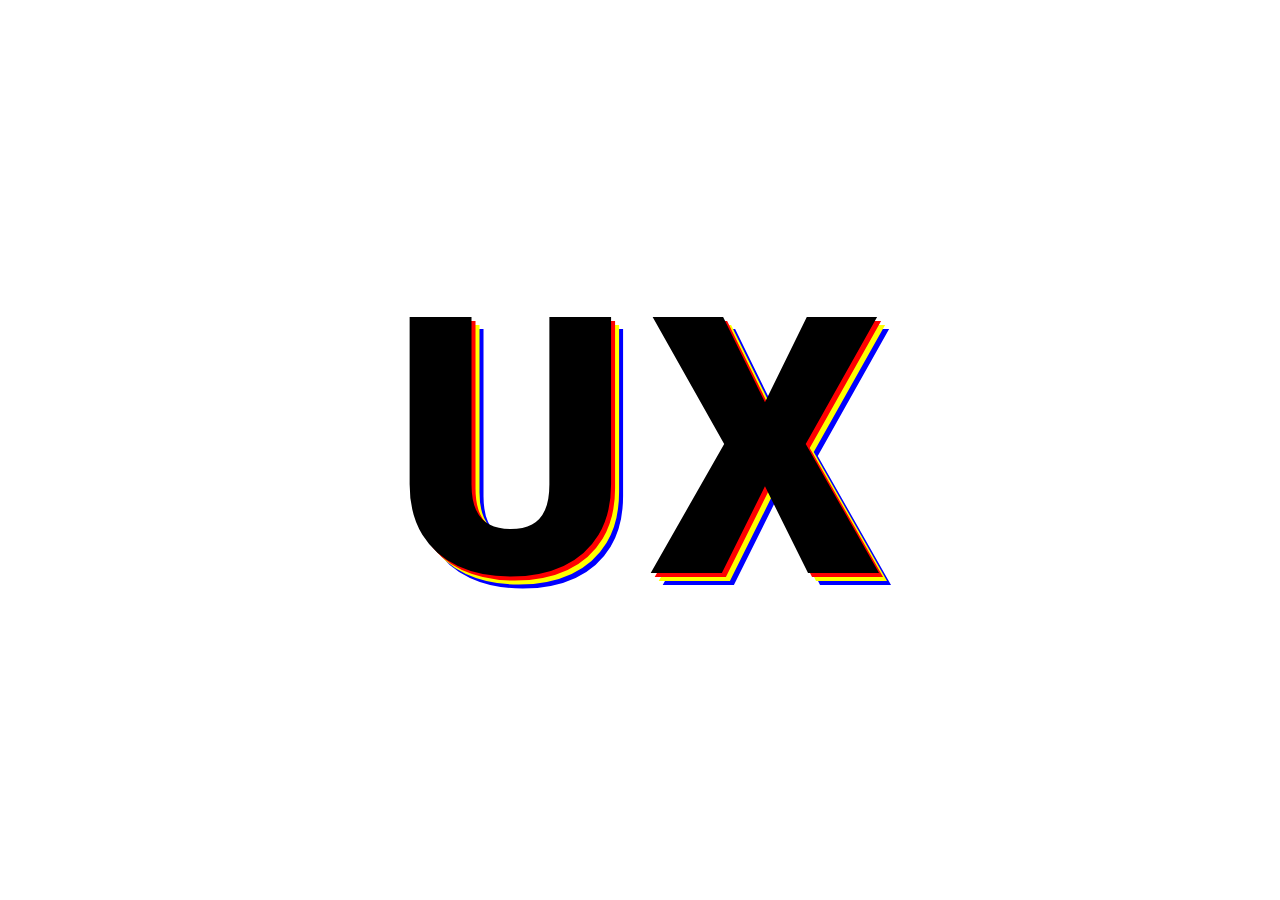
<file: Projects/01-splitShadow/index.html>
<!DOCTYPE html>
<html lang="en">

<head>
    <meta charset="UTF-8">
    <meta name="viewport" content="width=device-width, initial-scale=1.0">
    <link rel="shortcut icon" type="image/png" href="img/myHeart.png">
    <link rel="stylesheet" href="style.css">
    <title>Split Shadow</title>
</head>

<body>

    <section>
        <h1>U</h1>
    </section>
    <main>
        <h1>X</h1>
    </main>

</body>

</html>
</file>
<file: Bootsrap Grid/01-Bootstrap Breakpoints/style.css>
@import url('https://fonts.googleapis.com/css2?family=Roboto:wght@100;300;400;700;900&display=swap');

:root {
    --primary: #49596f;
    --shadow: #444B55;
    --dark: #354050;
    --highlight: #9FA6B2;
    --light: #F2F2F2;
    --accent: #C6575F;
    --negative: #ffffff;
}

* {
    margin: 0;
    padding: 0;
    box-sizing: border-box;
    font-family: 'Roboto', sans-serif;
}

*:before,
*:after {
    box-sizing: border-box;
}

body {
    width: 100%;
    height: 100vh;
    display: flex;
    flex-direction: column;
    justify-content: center;
    align-items: center;
    background: var(--light) url('img/bg.svg');
    background-size: 12px;
}

a:link,
a:visited {
    text-decoration: none;
    color: var(--primary);
}

a:hover,
a:active {
    color: var(--accent);
}

h3,
h4,
h5,
h6,
p {
    color: var(--primary);
}

h1 {
    background-color: var(--primary);
    color: var(--negative);
    text-align: center;
}

h2 {
    background-color: var(--accent);
    color: var(--negative);
    text-align: center;
}

.container,
.container-fluid {
    background-color: var(--negative);
    box-shadow: 0 0 20px 0 rgba(0, 0, 0, 0.1);
    padding: 80px;
}

.row {
    background-color: var(--accent);
}

.col-1,
.col-2,
.col-3,
.col-4,
.col-5,
.col-6,
.col-7,
.col-8,
.col-9,
.col-10,
.col-11,
.col-12,
.col,
.col-auto,
.col-sm-1,
.col-sm-2,
.col-sm-3,
.col-sm-4,
.col-sm-5,
.col-sm-6,
.col-sm-7,
.col-sm-8,
.col-sm-9,
.col-sm-10,
.col-sm-11,
.col-sm-12,
.col-sm,
.col-sm-auto,
.col-md-1,
.col-md-2,
.col-md-3,
.col-md-4,
.col-md-5,
.col-md-6,
.col-md-7,
.col-md-8,
.col-md-9,
.col-md-10,
.col-md-11,
.col-md-12,
.col-md,
.col-md-auto,
.col-lg-1,
.col-lg-2,
.col-lg-3,
.col-lg-4,
.col-lg-5,
.col-lg-6,
.col-lg-7,
.col-lg-8,
.col-lg-9,
.col-lg-10,
.col-lg-11,
.col-lg-12,
.col-lg,
.col-lg-auto,
.col-xl-1,
.col-xl-2,
.col-xl-3,
.col-xl-4,
.col-xl-5,
.col-xl-6,
.col-xl-7,
.col-xl-8,
.col-xl-9,
.col-xl-10,
.col-xl-11,
.col-xl-12,
.col-xl,
.col-xl-auto {
    padding-bottom: 15px;
    padding-top: 15px;
}
</file>
<file: Bootsrap Grid/02-Bootstrap Naming Convention/style.css>
@import url('https://fonts.googleapis.com/css2?family=Roboto:wght@100;300;400;700;900&display=swap');

:root {
    --primary: #49596f;
    --shadow: #444B55;
    --dark: #354050;
    --highlight: #9FA6B2;
    --light: #F2F2F2;
    --accent: #C6575F;
    --negative: #ffffff;
}

* {
    margin: 0;
    padding: 0;
    box-sizing: border-box;
    font-family: 'Roboto', sans-serif;
}

*:before,
*:after {
    box-sizing: border-box;
}

body {
    width: 100%;
    height: 100vh;
    display: flex;
    flex-direction: column;
    justify-content: center;
    align-items: center;
    background: var(--light) url('img/bg.svg');
    background-size: 12px;
}

a:link,
a:visited {
    text-decoration: none;
    color: var(--primary);
}

a:hover,
a:active {
    color: var(--accent);
}

h3,
h4,
h5,
h6,
p {
    color: var(--primary);
}

h1 {
    background-color: var(--primary);
    color: var(--negative);
    text-align: center;
}

h2 {
    background-color: var(--accent);
    color: var(--negative);
    text-align: center;
}

.container,
.container-fluid {
    background-color: var(--negative);
    box-shadow: 0 0 20px 0 rgba(0, 0, 0, 0.1);
    padding: 80px;
}

.row {
    background-color: var(--accent);
}

.col-1,
.col-2,
.col-3,
.col-4,
.col-5,
.col-6,
.col-7,
.col-8,
.col-9,
.col-10,
.col-11,
.col-12,
.col,
.col-auto,
.col-sm-1,
.col-sm-2,
.col-sm-3,
.col-sm-4,
.col-sm-5,
.col-sm-6,
.col-sm-7,
.col-sm-8,
.col-sm-9,
.col-sm-10,
.col-sm-11,
.col-sm-12,
.col-sm,
.col-sm-auto,
.col-md-1,
.col-md-2,
.col-md-3,
.col-md-4,
.col-md-5,
.col-md-6,
.col-md-7,
.col-md-8,
.col-md-9,
.col-md-10,
.col-md-11,
.col-md-12,
.col-md,
.col-md-auto,
.col-lg-1,
.col-lg-2,
.col-lg-3,
.col-lg-4,
.col-lg-5,
.col-lg-6,
.col-lg-7,
.col-lg-8,
.col-lg-9,
.col-lg-10,
.col-lg-11,
.col-lg-12,
.col-lg,
.col-lg-auto,
.col-xl-1,
.col-xl-2,
.col-xl-3,
.col-xl-4,
.col-xl-5,
.col-xl-6,
.col-xl-7,
.col-xl-8,
.col-xl-9,
.col-xl-10,
.col-xl-11,
.col-xl-12,
.col-xl,
.col-xl-auto {
    padding-bottom: 15px;
    padding-top: 15px;
}
</file>
<file: Bootsrap Grid/03-Bootstrap Hierarchy/style.css>
@import url('https://fonts.googleapis.com/css2?family=Roboto:wght@100;300;400;700;900&display=swap');

:root {
    --primary: #49596f;
    --shadow: #444B55;
    --dark: #354050;
    --highlight: #9FA6B2;
    --light: #F2F2F2;
    --accent: #C6575F;
    --negative: #ffffff;
}

* {
    margin: 0;
    padding: 0;
    box-sizing: border-box;
    font-family: 'Roboto', sans-serif;
}

*:before,
*:after {
    box-sizing: border-box;
}

body {
    width: 100%;
    height: 100vh;
    display: flex;
    flex-direction: column;
    justify-content: center;
    align-items: center;
    background: var(--light) url('img/bg.svg');
    background-size: 12px;
}

a:link,
a:visited {
    text-decoration: none;
    color: var(--primary);
}

a:hover,
a:active {
    color: var(--accent);
}

h3,
h4,
h5,
h6,
p {
    color: var(--primary);
}

h1 {
    background-color: var(--primary);
    color: var(--negative);
    text-align: center;
}

h2 {
    background-color: var(--accent);
    color: var(--negative);
    text-align: center;
}

.container,
.container-fluid {
    background-color: var(--negative);
    box-shadow: 0 0 20px 0 rgba(0, 0, 0, 0.1);
    padding: 80px;
}

.row {
    background-color: var(--accent);
}

.col-1,
.col-2,
.col-3,
.col-4,
.col-5,
.col-6,
.col-7,
.col-8,
.col-9,
.col-10,
.col-11,
.col-12,
.col,
.col-auto,
.col-sm-1,
.col-sm-2,
.col-sm-3,
.col-sm-4,
.col-sm-5,
.col-sm-6,
.col-sm-7,
.col-sm-8,
.col-sm-9,
.col-sm-10,
.col-sm-11,
.col-sm-12,
.col-sm,
.col-sm-auto,
.col-md-1,
.col-md-2,
.col-md-3,
.col-md-4,
.col-md-5,
.col-md-6,
.col-md-7,
.col-md-8,
.col-md-9,
.col-md-10,
.col-md-11,
.col-md-12,
.col-md,
.col-md-auto,
.col-lg-1,
.col-lg-2,
.col-lg-3,
.col-lg-4,
.col-lg-5,
.col-lg-6,
.col-lg-7,
.col-lg-8,
.col-lg-9,
.col-lg-10,
.col-lg-11,
.col-lg-12,
.col-lg,
.col-lg-auto,
.col-xl-1,
.col-xl-2,
.col-xl-3,
.col-xl-4,
.col-xl-5,
.col-xl-6,
.col-xl-7,
.col-xl-8,
.col-xl-9,
.col-xl-10,
.col-xl-11,
.col-xl-12,
.col-xl,
.col-xl-auto {
    padding-bottom: 15px;
    padding-top: 15px;
}
</file>
<file: Bootsrap Grid/04-Bootstrap Container/style.css>
@import url('https://fonts.googleapis.com/css2?family=Roboto:wght@100;300;400;700;900&display=swap');

:root {
    --primary: #49596f;
    --shadow: #444B55;
    --dark: #354050;
    --highlight: #9FA6B2;
    --light: #F2F2F2;
    --accent: #C6575F;
    --negative: #ffffff;
}

* {
    margin: 0;
    padding: 0;
    box-sizing: border-box;
    font-family: 'Roboto', sans-serif;
}

*:before,
*:after {
    box-sizing: border-box;
}

body {
    width: 100%;
    height: 100vh;
    display: flex;
    flex-direction: column;
    justify-content: center;
    align-items: center;
    background: var(--light) url('img/bg.svg');
    background-size: 12px;
}

a:link,
a:visited {
    text-decoration: none;
    color: var(--primary);
}

a:hover,
a:active {
    color: var(--accent);
}

h3,
h4,
h5,
h6,
p {
    color: var(--primary);
}

h1 {
    background-color: var(--primary);
    color: var(--negative);
    text-align: center;
}

h2 {
    background-color: var(--accent);
    color: var(--negative);
    text-align: center;
}

.container,
.container-fluid {
    background-color: var(--negative);
    box-shadow: 0 0 20px 0 rgba(0, 0, 0, 0.1);
    padding: 80px;
}
.container {
    margin-bottom: 80px;
}

.row {
    background-color: var(--accent);
}

.col-1,
.col-2,
.col-3,
.col-4,
.col-5,
.col-6,
.col-7,
.col-8,
.col-9,
.col-10,
.col-11,
.col-12,
.col,
.col-auto,
.col-sm-1,
.col-sm-2,
.col-sm-3,
.col-sm-4,
.col-sm-5,
.col-sm-6,
.col-sm-7,
.col-sm-8,
.col-sm-9,
.col-sm-10,
.col-sm-11,
.col-sm-12,
.col-sm,
.col-sm-auto,
.col-md-1,
.col-md-2,
.col-md-3,
.col-md-4,
.col-md-5,
.col-md-6,
.col-md-7,
.col-md-8,
.col-md-9,
.col-md-10,
.col-md-11,
.col-md-12,
.col-md,
.col-md-auto,
.col-lg-1,
.col-lg-2,
.col-lg-3,
.col-lg-4,
.col-lg-5,
.col-lg-6,
.col-lg-7,
.col-lg-8,
.col-lg-9,
.col-lg-10,
.col-lg-11,
.col-lg-12,
.col-lg,
.col-lg-auto,
.col-xl-1,
.col-xl-2,
.col-xl-3,
.col-xl-4,
.col-xl-5,
.col-xl-6,
.col-xl-7,
.col-xl-8,
.col-xl-9,
.col-xl-10,
.col-xl-11,
.col-xl-12,
.col-xl,
.col-xl-auto {
    padding-bottom: 15px;
    padding-top: 15px;
}
</file>
<file: Bootsrap Grid/05-Bootstrap Rows/style.css>
@import url('https://fonts.googleapis.com/css2?family=Roboto:wght@100;300;400;700;900&display=swap');

:root {
    --primary: #49596f;
    --shadow: #444B55;
    --dark: #354050;
    --highlight: #9FA6B2;
    --light: #F2F2F2;
    --accent: #C6575F;
    --negative: #ffffff;
}

* {
    margin: 0;
    padding: 0;
    box-sizing: border-box;
    font-family: 'Roboto', sans-serif;
}

*:before,
*:after {
    box-sizing: border-box;
}

body {
    width: 100%;
    height: 100vh;
    display: flex;
    flex-direction: column;
    justify-content: center;
    align-items: center;
    background: var(--light) url('img/bg.svg');
    background-size: 12px;
}

a:link,
a:visited {
    text-decoration: none;
    color: var(--primary);
}

a:hover,
a:active {
    color: var(--accent);
}

h3,
h4,
h5,
h6,
p {
    color: var(--primary);
}

h1 {
    background-color: var(--primary);
    color: var(--negative);
    text-align: center;
}

h2 {
    background-color: var(--accent);
    color: var(--negative);
    text-align: center;
}

.container,
.container-fluid {
    background-color: var(--negative);
    box-shadow: 0 0 20px 0 rgba(0, 0, 0, 0.1);
    padding: 80px;
}

.row {
    background-color: var(--accent);
    margin-bottom: 50px;
}

.col-1,
.col-2,
.col-3,
.col-4,
.col-5,
.col-6,
.col-7,
.col-8,
.col-9,
.col-10,
.col-11,
.col-12,
.col,
.col-auto,
.col-sm-1,
.col-sm-2,
.col-sm-3,
.col-sm-4,
.col-sm-5,
.col-sm-6,
.col-sm-7,
.col-sm-8,
.col-sm-9,
.col-sm-10,
.col-sm-11,
.col-sm-12,
.col-sm,
.col-sm-auto,
.col-md-1,
.col-md-2,
.col-md-3,
.col-md-4,
.col-md-5,
.col-md-6,
.col-md-7,
.col-md-8,
.col-md-9,
.col-md-10,
.col-md-11,
.col-md-12,
.col-md,
.col-md-auto,
.col-lg-1,
.col-lg-2,
.col-lg-3,
.col-lg-4,
.col-lg-5,
.col-lg-6,
.col-lg-7,
.col-lg-8,
.col-lg-9,
.col-lg-10,
.col-lg-11,
.col-lg-12,
.col-lg,
.col-lg-auto,
.col-xl-1,
.col-xl-2,
.col-xl-3,
.col-xl-4,
.col-xl-5,
.col-xl-6,
.col-xl-7,
.col-xl-8,
.col-xl-9,
.col-xl-10,
.col-xl-11,
.col-xl-12,
.col-xl,
.col-xl-auto {
    padding-bottom: 15px;
    padding-top: 15px;
}
</file>
<file: Bootsrap Grid/06-Bootstrap Columns/style.css>
@import url('https://fonts.googleapis.com/css2?family=Roboto:wght@100;300;400;700;900&display=swap');

:root {
    --primary: #49596f;
    --shadow: #444B55;
    --dark: #354050;
    --highlight: #9FA6B2;
    --light: #F2F2F2;
    --accent: #C6575F;
    --negative: #ffffff;
}

* {
    margin: 0;
    padding: 0;
    box-sizing: border-box;
    font-family: 'Roboto', sans-serif;
}

*:before,
*:after {
    box-sizing: border-box;
}

body {
    width: 100%;
    height: 100vh;
    display: flex;
    flex-direction: column;
    justify-content: center;
    align-items: center;
    background: var(--light) url('img/bg.svg');
    background-size: 12px;
}

a:link,
a:visited {
    text-decoration: none;
    color: var(--primary);
}

a:hover,
a:active {
    color: var(--accent);
}

h3,
h4,
h5,
h6,
p {
    color: var(--primary);
}

h1 {
    background-color: var(--primary);
    color: var(--negative);
    text-align: center;
}

h2 {
    background-color: var(--accent);
    color: var(--negative);
    text-align: center;
}

.container,
.container-fluid {
    background-color: var(--negative);
    box-shadow: 0 0 20px 0 rgba(0, 0, 0, 0.1);
    padding: 80px;
}

.row {
    background-color: var(--accent);
    margin-bottom: 50px;
}

.col-1,
.col-2,
.col-3,
.col-4,
.col-5,
.col-6,
.col-7,
.col-8,
.col-9,
.col-10,
.col-11,
.col-12,
.col,
.col-auto,
.col-sm-1,
.col-sm-2,
.col-sm-3,
.col-sm-4,
.col-sm-5,
.col-sm-6,
.col-sm-7,
.col-sm-8,
.col-sm-9,
.col-sm-10,
.col-sm-11,
.col-sm-12,
.col-sm,
.col-sm-auto,
.col-md-1,
.col-md-2,
.col-md-3,
.col-md-4,
.col-md-5,
.col-md-6,
.col-md-7,
.col-md-8,
.col-md-9,
.col-md-10,
.col-md-11,
.col-md-12,
.col-md,
.col-md-auto,
.col-lg-1,
.col-lg-2,
.col-lg-3,
.col-lg-4,
.col-lg-5,
.col-lg-6,
.col-lg-7,
.col-lg-8,
.col-lg-9,
.col-lg-10,
.col-lg-11,
.col-lg-12,
.col-lg,
.col-lg-auto,
.col-xl-1,
.col-xl-2,
.col-xl-3,
.col-xl-4,
.col-xl-5,
.col-xl-6,
.col-xl-7,
.col-xl-8,
.col-xl-9,
.col-xl-10,
.col-xl-11,
.col-xl-12,
.col-xl,
.col-xl-auto {
    padding-bottom: 15px;
    padding-top: 15px;
}
</file>
<file: Bootsrap Grid/07-Bootstrap Gutter and Spacing/style.css>
@import url('https://fonts.googleapis.com/css2?family=Roboto:wght@100;300;400;700;900&display=swap');

:root {
    --primary: #49596f;
    --shadow: #444B55;
    --dark: #354050;
    --highlight: #9FA6B2;
    --light: #F2F2F2;
    --accent: #C6575F;
    --negative: #ffffff;
}

* {
    margin: 0;
    padding: 0;
    box-sizing: border-box;
    font-family: 'Roboto', sans-serif;
}

*:before,
*:after {
    box-sizing: border-box;
}

body {
    width: 100%;
    height: 100vh;
    display: flex;
    flex-direction: column;
    justify-content: center;
    align-items: center;
    background: var(--light) url('img/bg.svg');
    background-size: 12px;
}

a:link,
a:visited {
    text-decoration: none;
    color: var(--primary);
}

a:hover,
a:active {
    color: var(--accent);
}

h3,
h4,
h5,
h6,
p {
    color: var(--primary);
}

h1 {
    background-color: var(--primary);
    color: var(--negative);
    text-align: center;
    font-size: 38px;
}

h2 {
    background-color: var(--accent);
    color: var(--negative);
    text-align: center;
    font-size: 38px;
}

.container,
.container-fluid {
    border: dashed 1px var(--accent);
}

.row {
    border: dashed 1px var(--accent);
}
</file>
<file: Bootsrap Grid/08-Bootstrap Order/style.css>
@import url('https://fonts.googleapis.com/css2?family=Roboto:wght@100;300;400;700;900&display=swap');

:root {
    --primary: #49596f;
    --shadow: #444B55;
    --dark: #354050;
    --highlight: #9FA6B2;
    --light: #F2F2F2;
    --accent: #C6575F;
    --negative: #ffffff;
}

* {
    margin: 0;
    padding: 0;
    box-sizing: border-box;
    font-family: 'Roboto', sans-serif;
}

*:before,
*:after {
    box-sizing: border-box;
}

body {
    width: 100%;
    height: 100vh;
    display: flex;
    flex-direction: column;
    justify-content: center;
    align-items: center;
    background: var(--light) url('img/bg.svg');
    background-size: 12px;
}

a:link,
a:visited {
    text-decoration: none;
    color: var(--primary);
}

a:hover,
a:active {
    color: var(--accent);
}

h3,
h4,
h5,
h6,
p {
    color: var(--primary);
}

h1 {
    background-color: var(--primary);
    color: var(--negative);
    text-align: center;
    font-size: 38px;
}

h2 {
    background-color: var(--accent);
    color: var(--negative);
    text-align: center;
    font-size: 38px;
}

.container,
.container-fluid {
    border: dashed 1px var(--accent);
}

.row {
    border: dashed 1px var(--accent);
}
</file>
<file: Bootsrap Grid/09-Bootstrap Offset/style.css>
@import url('https://fonts.googleapis.com/css2?family=Roboto:wght@100;300;400;700;900&display=swap');

:root {
    --primary: #49596f;
    --shadow: #444B55;
    --dark: #354050;
    --highlight: #9FA6B2;
    --light: #F2F2F2;
    --accent: #C6575F;
    --negative: #ffffff;
}

* {
    margin: 0;
    padding: 0;
    box-sizing: border-box;
    font-family: 'Roboto', sans-serif;
}

*:before,
*:after {
    box-sizing: border-box;
}

body {
    width: 100%;
    height: 100vh;
    display: flex;
    flex-direction: column;
    justify-content: center;
    align-items: center;
    background: var(--light) url('img/bg.svg');
    background-size: 12px;
}

a:link,
a:visited {
    text-decoration: none;
    color: var(--primary);
}

a:hover,
a:active {
    color: var(--accent);
}

h3,
h4,
h5,
h6,
p {
    color: var(--primary);
}

h1 {
    background-color: var(--primary);
    color: var(--negative);
    text-align: center;
    font-size: 38px;
}

h2 {
    background-color: var(--accent);
    color: var(--negative);
    text-align: center;
    font-size: 38px;
}

.container,
.container-fluid {
    border: dashed 1px var(--accent);
}

.row {
    border: dashed 1px var(--accent);
}
</file>
<file: Bootsrap Grid/10-Bootstrap Display/style.css>
@import url('https://fonts.googleapis.com/css2?family=Roboto:wght@100;300;400;700;900&display=swap');

:root {
    --primary: #49596f;
    --shadow: #444B55;
    --dark: #354050;
    --highlight: #9FA6B2;
    --light: #F2F2F2;
    --accent: #C6575F;
    --negative: #ffffff;
}

* {
    margin: 0;
    padding: 0;
    box-sizing: border-box;
    font-family: 'Roboto', sans-serif;
}

*:before,
*:after {
    box-sizing: border-box;
}

body {
    width: 100%;
    height: 100vh;
    display: flex;
    flex-direction: column;
    justify-content: center;
    align-items: center;
    background: var(--light) url('img/bg.svg');
    background-size: 12px;
}

a:link,
a:visited {
    text-decoration: none;
    color: var(--primary);
}

a:hover,
a:active {
    color: var(--accent);
}

h3,
h4,
h5,
h6,
p {
    color: var(--primary);
}

h1 {
    background-color: var(--primary);
    color: var(--negative);
    text-align: center;
    font-size: 38px;
}

h2 {
    background-color: var(--accent);
    color: var(--negative);
    text-align: center;
    font-size: 38px;
}

.container,
.container-fluid {
    border: dashed 1px var(--accent);
}

.row {
    border: dashed 1px var(--accent);
}

.row div:nth-child(1),
.row div:nth-child(3) {
    border: dashed 1px var(--primary);
}

.row div:nth-child(2),
.row div:nth-child(4) {
    border: dashed 1px var(--accent);
}
</file>
<file: Bootsrap Grid/11-Bootstrap Alignment/style.css>
@import url('https://fonts.googleapis.com/css2?family=Roboto:wght@100;300;400;700;900&display=swap');

:root {
    --primary: #49596f;
    --shadow: #444B55;
    --dark: #354050;
    --highlight: #9FA6B2;
    --light: #F2F2F2;
    --accent: #C6575F;
    --negative: #ffffff;
}

* {
    margin: 0;
    padding: 0;
    box-sizing: border-box;
    font-family: 'Roboto', sans-serif;
}

*:before,
*:after {
    box-sizing: border-box;
}

body {
    width: 100%;
    height: 100vh;
    display: flex;
    flex-direction: column;
    justify-content: center;
    align-items: center;
    background: var(--light) url('img/bg.svg');
    background-size: 12px;
}

a:link,
a:visited {
    text-decoration: none;
    color: var(--primary);
}

a:hover,
a:active {
    color: var(--accent);
}

h3,
h4,
h5,
h6,
p {
    color: var(--primary);
}

h1 {
    background-color: var(--primary);
    color: var(--negative);
    text-align: left;
    font-size: 18px;
    font-weight: 400;
}

h2 {
    background-color: var(--accent);
    color: var(--negative);
    text-align: left;
    font-size: 18px;
    font-weight: 400;
}

.container,
.container-fluid {
    border: dashed 1px var(--primary);
}

.row {
    border: dashed 1px var(--accent);
}

.row div {
    border: dashed 1px var(--dark);
}
</file>
<file: Bootsrap Grid/12-Bootstrap Nested Columns/style.css>
@import url('https://fonts.googleapis.com/css2?family=Roboto:wght@100;300;400;700;900&display=swap');

:root {
    --primary: #49596f;
    --shadow: #444B55;
    --dark: #354050;
    --highlight: #9FA6B2;
    --light: #F2F2F2;
    --accent: #C6575F;
    --negative: #ffffff;
}

* {
    margin: 0;
    padding: 0;
    box-sizing: border-box;
    font-family: 'Roboto', sans-serif;
}

*:before,
*:after {
    box-sizing: border-box;
}

body {
    width: 100%;
    height: 100vh;
    display: flex;
    flex-direction: column;
    justify-content: center;
    align-items: center;
    background: var(--light) url('img/bg.svg');
    background-size: 12px;
}

a:link,
a:visited {
    text-decoration: none;
    color: var(--primary);
}

a:hover,
a:active {
    color: var(--accent);
}

h3,
h4,
h5,
h6,
p {
    color: var(--primary);
}

h1 {
    background-color: var(--primary);
    color: var(--negative);
    text-align: center;
    font-size: 38px;
}

h2 {
    background-color: var(--accent);
    color: var(--negative);
    text-align: center;
    font-size: 38px;
}

.container,
.container-fluid {
    border: dashed 1px var(--accent);
}

.row {
    border: dashed 1px var(--accent);
}

.row div {
    border: dashed 1px var(--dark);
}

div.container.p-5 div.row.p-5.g-0 div.col-md-6.p-5 div.row.p-5.g-0 div.col {
    border: dashed 1px var(--highlight);
}
</file>
<file: Photoshop to CSS/Coding File/style.css>
@import url('https://fonts.googleapis.com/css2?family=Roboto:wght@100;300;400;500;700;900&display=swap');

* {
    margin: 0;
    padding: 0;
    box-sizing: border-box;
    font-family: 'Roboto', sans-serif;
}

*:before,
*:after {
    box-sizing: border-box;
}

:root {
    /* Color Palette */
    --primary: #2306fd;
    --secondary: #1401a7;
    --secondaryHover: #09004d;
    --text:#5a5580;
    --negative: #ffffff;
    --lightGradient:#f5f4ff;
    --darkGradient: #44009c;
    /* Typesize */
    --xl: 77px;
    --lg: 48px;
    --md: 29px;
    --sm: 17px;
    /* Type Weight */
    --black: 900;
    --bold: 700;
    --medium: 500;
    --regular: 400;
    --light: 300;
    --thin: 100;
    /* Margin and Padding */
    --spaceXL: 96px;
    --spaceLG: 72px;
    --spaceMD: 48px;
    --spaceSM: 24px;
    --spaceXS: 12px;
    /* Border Radius */
    --roundLG: 80px;
    --roundMD: 60px;
    --roundSM: 40px;
    /* Box Shadow */
    --shadow: 0 0 20px 5px rgba(0,0,0,0.06);
    --shadowHover: 0 0 20px 10px rgba(0, 0, 0, 0.1);
}

/* (1) - Wrapper */
.wrapper {
    width: 1152px;
    height: 1248px;
    display: grid;
    grid: repeat(26, 1fr) / repeat(24, 1fr);
    margin: var(--spaceMD) auto;
}

/* (2) - Balance */
.balance {
    grid-area: 1 / 1 / span 9 / span 13;
    background: linear-gradient(90deg, var(--primary), var(--darkGradient));
    padding: var(--spaceXL);
    border-radius: var(--roundLG);
}

.balance h1, .balance h2 {
    color: var(--negative);
}

.balance header {
    display: flex;
    justify-content: space-between;
    align-items: center;
    margin-bottom: var(--spaceLG);
}

.date h1 {
    font-size: var(--lg);
    font-weight: var(--light);
}

.date h2 {
    font-size: var(--md);
    font-weight: var(--thin);
}

.percentage h1 {
    font-size: var(--lg);
    display: flex;
    justify-content: center;
    align-items: center;
}

.percentage h1 svg {
    margin-left: var(--spaceXS);
    transform: scale(1.2);
    transform-origin: center center;
}

.percentage h1 svg path {
    fill: var(--negative);
}

.balance footer h1 {
    font-weight: var(--black);
}

.balance footer h1 span:first-child {
    font-size: var(--lg);
}

.balance footer h1 span:last-child {
    font-size: var(--xl);
}

/* (3) - Summary */
.summary {
    grid-area: 11 / 1 / span 16 / span 13;
    background: linear-gradient(180deg, var(--negative), var(--lightGradient));
    padding: var(--spaceXL);
    border-radius: var(--roundLG);
    box-shadow: var(--shadow);
}

.summary h1 {
    color: var(--text);
    font-weight: var(--light);
}

.summary header h1 {
    font-size: var(--lg);
}

.account-number, .transactions-limit {
    background-color: var(--negative);
    border-radius: var(--roundSM);
    box-shadow: var(--shadow);
    padding: var(--spaceLG);
    margin-top: var(--spaceMD);
}

.account-number h1, .transactions-limit h1 {
    font-size: var(--md);
}

.account-number h1:last-child, .transactions-limit h1:last-child {
    font-weight: var(--bold);
}

/* (4) - Payment Due */
.payment-due {
    grid-area: 1 / 15 / span 5 / span 10;
    background: linear-gradient(180deg, var(--negative), var(--lightGradient));
    padding: var(--spaceLG);
    border-radius: var(--roundMD);
    box-shadow: var(--shadow);
}

.payment-due h1 {
    color: var(--secondary);
    font-size: var(--md);
}

.payment-due h1:first-child {
    font-weight: var(--light);
    margin-bottom: var(--spaceXS);
}

/* (5) - Activities */
.activities {
    grid-area: 7 / 15 / span 18 / span 10;
    background: linear-gradient(180deg, var(--negative), var(--lightGradient));
    border-radius: var(--roundLG);
    box-shadow: var(--shadow);
}

.activities h1 {
    color: var(--text);
    font-weight: var(--light);
    font-size: var(--lg);
    padding: var(--spaceXL) var(--spaceXL) var(--spaceSM) var(--spaceXL);
}

.activities main ul {
    list-style: none;
}

.activities main ul li {
    padding: var(--spaceSM) var(--spaceXL);
    color: var(--text);
    display: flex;
    justify-content: space-between;
    align-items: center;
}

.activities main ul li span:first-child {
    font-size: var(--sm);
    font-weight: var(--bold);
}

.activities main ul li span:last-child {
    font-size: var(--md);
    font-weight: var(--light);
}

.activities footer {
    padding: var(--spaceXS) var(--spaceXL) var(--spaceXL) var(--spaceXL);
}

.activities button {
    width: 100%;
    border: none;
    outline: none;
    padding: var(--roundSM);
    border-radius: var(--roundSM);
    font-size: var(--md);
    background-color: var(--secondary);
    color: var(--negative);
}

/* (6) - Interactions */

.wrapper * {
    transition: all 0.2s ease-out;
}

.balance:hover {
    background: linear-gradient(270deg, var(--primary), var(--darkGradient));
    transform: scale(1.01);
}

.payment-due:hover,
.activities:hover,
.summary:hover,
.account-number:hover,
.transactions-limit:hover {
    transform: scale(1.01);
    cursor: pointer;
    box-shadow: var(--shadowHover);
}

.activities ul li:hover {
    box-shadow: var(--shadow);
    cursor: pointer;
    transform: translateY(-5px);
}

.activities button:hover {
    cursor: pointer;
    background-color: var(--secondaryHover);
}

/* (7) - Animations */

@keyframes fade {
    to {
        opacity: 1;
    }
}

.balance, .payment-due, .activities, .summary {
    animation-name: fade;
    animation-duration: 0.4s;
    animation-timing-function: ease-out;
    animation-direction: normal;
    animation-fill-mode: forwards;
    opacity: 0;
}

.balance {
    animation-delay: 0.2s;
}

.payment-due {
    animation-delay: 0.4s;
}

.activities {
    animation-delay: 0.6s;
}

.summary {
    animation-delay: 0.8s;
}

/* (8) - Responsive 1170px */

@media (max-width: 1170px) {
    .wrapper {
        width: 672px;
        height: 1872px;
        grid: repeat(39, 1fr) / repeat(7, 1fr);
    }
    /* (8.1) - Responsive grid and padding */
    .balance, .payment-due, .summary {
        grid-column: 1 / span 7;
        padding: var(--spaceMD);
        border-radius: var(--roundSM);
    }
    .balance {
        grid-row: 1 / span 5;
    }
    .payment-due {
        grid-row: 7 / span 4;
    }
    .activities {
        grid-column: 1 / span 7;
        grid-row: 12 / span 16;
        border-radius: var(--roundSM);
    }
    .summary {
        grid-row: 29 / span 11;
    }
    /* (8.2) - Responsive balance typography */
    .balance header {
        margin-bottom: var(--spaceSM);
    }
    .date h1 {
        font-size: var(--md);
        font-weight: var(--regular);
    }
    .date h2 {
        font-size: var(--sm);
        font-weight: var(--light);
    }
    .percentage h1 {
        font-size: var(--md);
    }
    .balance footer h1 span:first-child {
        font-size: var(--md);
    }
    .balance footer h1 span:last-child {
        font-size: var(--lg);
    }
    /* (8.3) - Responsive summary grid and typography */
    .summary h1 {
        font-weight: var(--regular);
    }
    .summary header h1 {
        font-size: var(--md);
    }
    .account-number,
    .transactions-limit {
        padding: var(--spaceMD);
    }
    .account-number h1,
    .transactions-limit h1 {
        font-size: var(--sm);
    }
    /* (8.4) - Responsive activities grid and typography */
    .activities h1 {
        font-weight: var(--regular);
        font-size: var(--md);
        padding: var(--spaceMD) var(--spaceMD) var(--spaceSM) var(--spaceMD);
    }
    .activities main ul li {
        padding: var(--spaceSM) var(--spaceMD);
    }
    .activities main ul li span:last-child {
        font-size: var(--sm);
        font-weight: var(--regular);
    }
    .activities footer {
        padding: var(--spaceMD);
    }
    .activities button {
        border-radius: var(--spaceSM);
        font-size: var(--sm);
    }
}

/* (9) - Responsive 710px */
@media (max-width: 710px) {
    .wrapper {
        width: 336px;
    }
}
</file>
<file: Projects/01-splitShadow/style.css>
@import url('https://fonts.googleapis.com/css2?family=Roboto:wght@100;300;400;700;900&display=swap');

* {
    margin: 0;
    padding: 0;
    box-sizing: border-box;
    font-family: 'Roboto', sans-serif;
}

*:before,
*:after {
    box-sizing: border-box;
}

body {
    width: 100%;
    height: 100vh;
    background-color: #fff;
    /* (2)- Adding display flex */
    display: flex;
    /* (11)- removing scroll bar */
    overflow: hidden;
}

/* 
---------------
(1)- Adding h1 styling with text shadow
---------------
*/

h1 {
    font-size: 360px;
    font-weight: 900;
    text-shadow: 4px 4px #ff0000, 8px 8px #ffff00, 12px 12px #0000ff;
    /* (10)- Adding h1 transition */
    transition: all 0.2s ease-out;
}

/* 
---------------
(8)- moving h1 away
---------------
*/

section h1 {
    transform: translateX(-10px);
}

main h1 {
    transform: translateX(10px);
}

/* 
---------------
(9)- adding h1 hover
---------------
*/

section:hover h1, main:hover h1 {
    transform: translateX(0);
    text-shadow: none;
}

/* 
---------------
(3)- Adding flex basis
---------------
*/

section, main {
    flex-basis: 50%;
    /* (4)- Adding display flex */
    display: flex;
    /* (7)- Adding transition and scale*/
    transform: scale(1);
    transition: all 0.2s ease-out;
}

/* 
---------------
(5)- Aligning the main and section
---------------
*/

main {
    justify-content: flex-start;
    align-items: center;
}

section {
    justify-content: flex-end;
    align-items: center;
}

/* 
---------------
(6)- Adding hover effect
---------------
*/

section:hover, main:hover {
    transform: scale(1.01);
}

section:hover {
    box-shadow: 2px 0px 10px 5px rgba(0, 0, 0, 0.2);
}

main:hover {
    box-shadow: -2px 0px 10px 5px rgba(0, 0, 0, 0.2);
}
</file>
<file: Bootsrap Grid/13-Bootstrap Responsive Project/style.css>
@import url('https://fonts.googleapis.com/css2?family=Quicksand:wght@300;400;500;600;700&display=swap');
@import url('css/bootstrap-grid.css');
@import url('css/reset.css');
@import url('css/spacing.css');
@import url('css/color-palette.css');
@import url('css/typography.css');
@import url('css/links.css');
@import url('css/button.css');
@import url('css/image.css');
@import url('css/main-content.css');
@import url('css/sidebar.css');
@import url('css/footer.css');
@import url('css/navigation.css');
/* @import url('css/wireframe-style.css'); */
</file>
